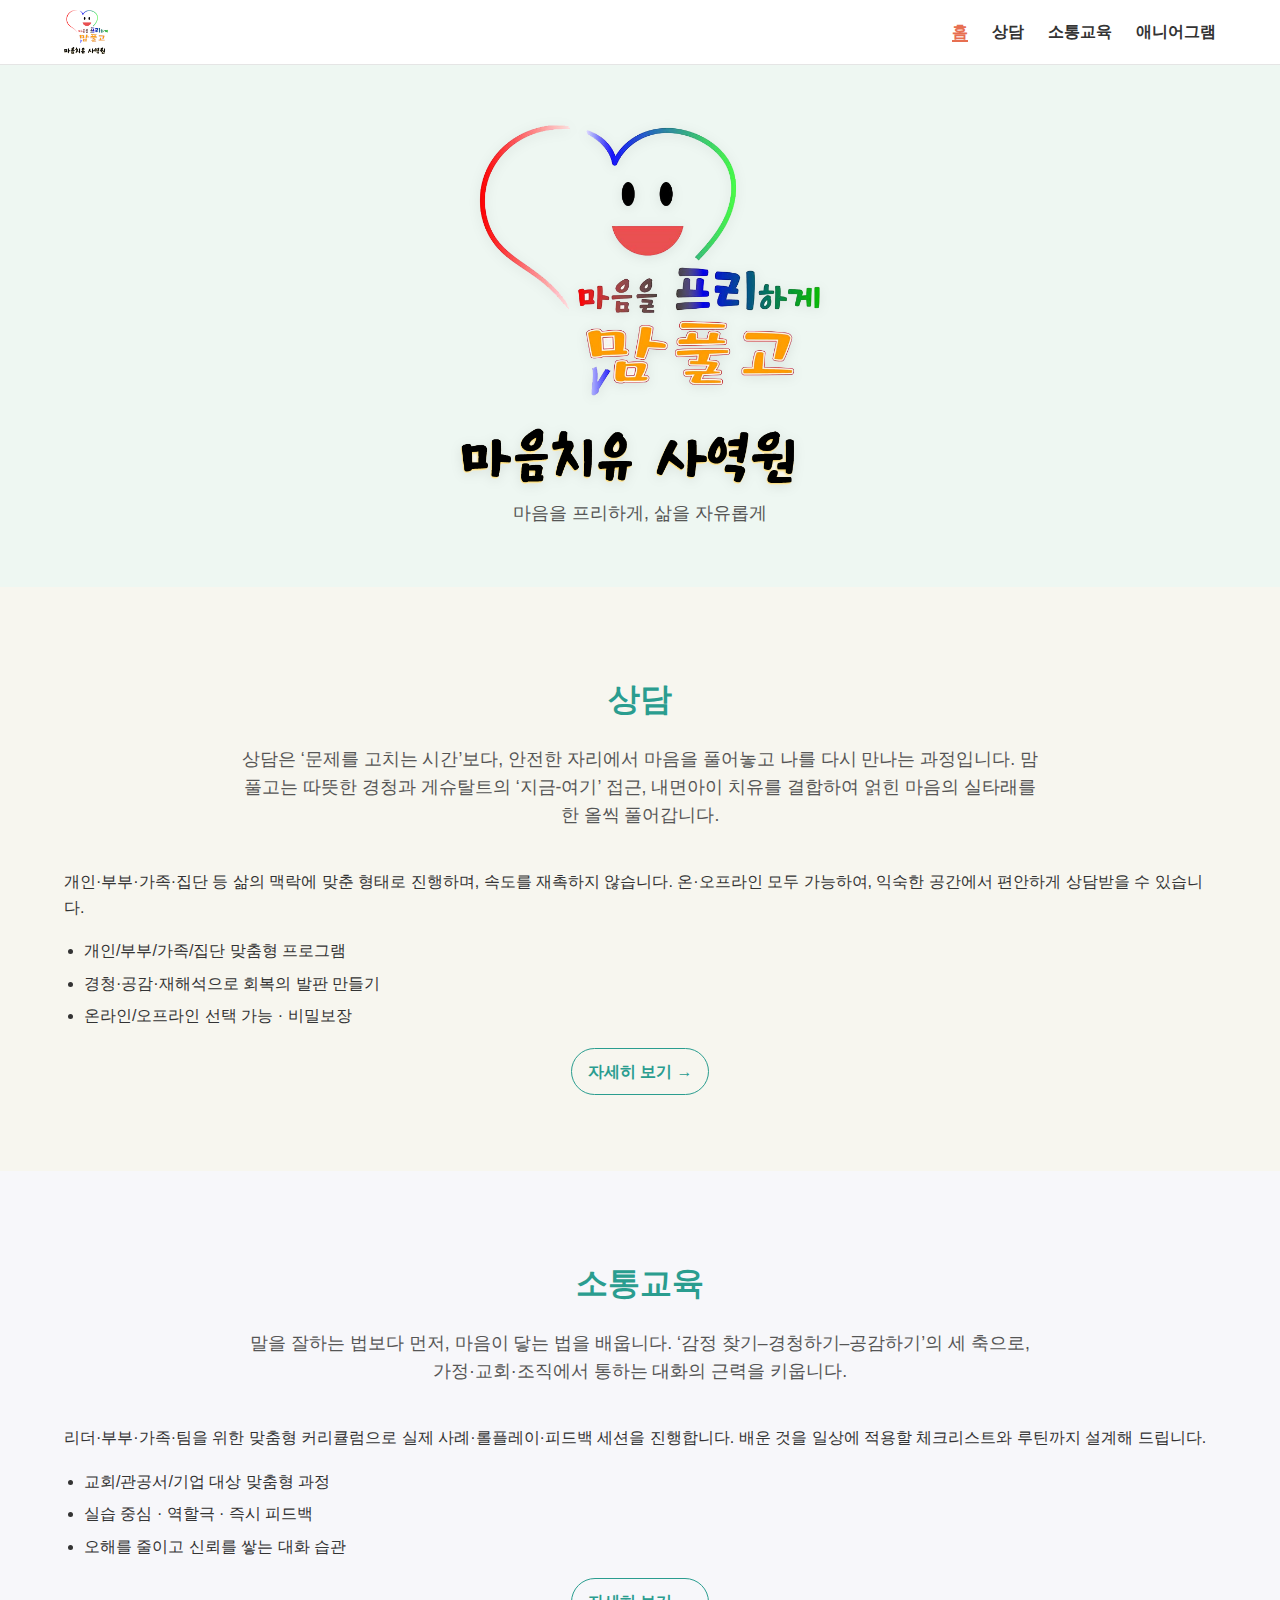
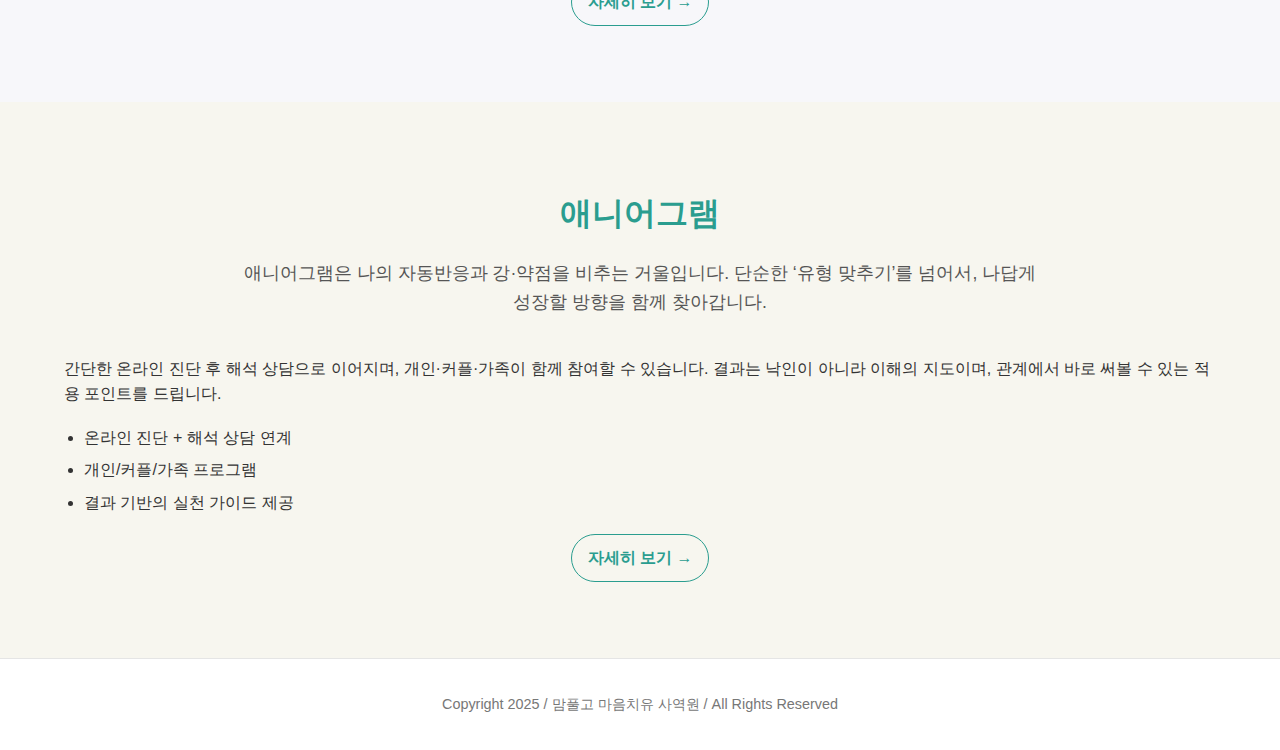
<file: index.html>
<!DOCTYPE html>

<html lang="ko">
<head>
  <meta name="google-site-verification" content="qI3fa9k4k5_b68TCgN2kGyEBRTagclfhA1P82LSTVBc" />
<meta charset="utf-8"/>
<title>맘풀고 마음치유 사역원</title>
<meta content="width=device-width, initial-scale=1.0" name="viewport"/>
<link href="style.css" rel="stylesheet"/>
</head>
<body>
<!-- 헤더와 내비게이션 바 -->
<header>
<div class="container header-inner">
<!-- 사이트 로고 -->
    <!-- 로고를 클릭하면 홈페이지로 이동하도록 hash 없이 수정 -->
    <a class="logo" href="index.html"><img alt="맘풀고 로고" class="logo-img" src="로고4.png"/></a>
<!-- 내비게이션 목록: 사이트의 주요 섹션으로 이동할 수 있는 링크 -->
    <nav>
      <!-- 네비게이션 메뉴를 통일된 순서로 재구성하고 현재 페이지에 active 클래스를 부여합니다 -->
      <ul>
        <li><a href="index.html" class="active">홈</a></li>
        <li><a href="counseling.html">상담</a></li>
        <li><a href="communication.html">소통교육</a></li>
        <li><a href="personality.html">애니어그램</a></li>
      </ul>
    </nav>
</div>
</header>
<!-- 홈페이지 인트로 섹션 -->
<section class="hero" id="home">
  <div class="container">
    <img src="로고4.png" alt="맘풀고 마음치유 사역원 로고" class="hero-logo"/>
    <h1 class="hero-title sr-only">맘풀고 마음치유 사역원</h1>
    <p class="hero-sub">마음을 프리하게, 삶을 자유롭게</p>
  </div>
</section>
<!-- 상담 섹션: 간결한 소개와 링크만 제공합니다 -->
<section class="section" id="counseling">
<div class="container">
    <h2>상담</h2>
    <p class="lead">상담은 ‘문제를 고치는 시간’보다, 안전한 자리에서 마음을 풀어놓고 나를 다시 만나는 과정입니다. 맘풀고는 따뜻한 경청과 게슈탈트의 ‘지금-여기’ 접근, 내면아이 치유를 결합하여 얽힌 마음의 실타래를 한 올씩 풀어갑니다.</p>
    <p>개인·부부·가족·집단 등 삶의 맥락에 맞춘 형태로 진행하며, 속도를 재촉하지 않습니다. 온·오프라인 모두 가능하여, 익숙한 공간에서 편안하게 상담받을 수 있습니다.</p>
    <ul class="list">
      <li>개인/부부/가족/집단 맞춤형 프로그램</li>
      <li>경청·공감·재해석으로 회복의 발판 만들기</li>
      <li>온라인/오프라인 선택 가능 · 비밀보장</li>
    </ul>
    <p style="text-align:center;margin-top:18px;">
      <a class="more-link" href="counseling.html" style="display:inline-block;padding:10px 16px;border-radius:999px;border:1px solid #2a9d8f;text-decoration:none;color:#2a9d8f;font-weight:700">자세히 보기 →</a>
    </p>
  </div>
</section>
<!-- 소통교육 섹션: 간결한 소개와 링크만 제공합니다 -->
<section class="section alt" id="communication">
<div class="container">
    <h2>소통교육</h2>
    <p class="lead">말을 잘하는 법보다 먼저, 마음이 닿는 법을 배웁니다. ‘감정 찾기–경청하기–공감하기’의 세 축으로, 가정·교회·조직에서 통하는 대화의 근력을 키웁니다.</p>
    <p>리더·부부·가족·팀을 위한 맞춤형 커리큘럼으로 실제 사례·롤플레이·피드백 세션을 진행합니다. 배운 것을 일상에 적용할 체크리스트와 루틴까지 설계해 드립니다.</p>
    <ul class="list">
      <li>교회/관공서/기업 대상 맞춤형 과정</li>
      <li>실습 중심 · 역할극 · 즉시 피드백</li>
      <li>오해를 줄이고 신뢰를 쌓는 대화 습관</li>
    </ul>
    <p style="text-align:center;margin-top:18px;">
      <a class="more-link" href="communication.html" style="display:inline-block;padding:10px 16px;border-radius:999px;border:1px solid #2a9d8f;text-decoration:none;color:#2a9d8f;font-weight:700">자세히 보기 →</a>
    </p>
  </div>
</section>
<!-- 애니어그램 섹션: 간결한 소개와 링크만 제공합니다 -->
<section class="section" id="personality">
<div class="container">
    <h2>애니어그램</h2>
    <p class="lead">애니어그램은 나의 자동반응과 강·약점을 비추는 거울입니다. 단순한 ‘유형 맞추기’를 넘어서, 나답게 성장할 방향을 함께 찾아갑니다.</p>
    <p>간단한 온라인 진단 후 해석 상담으로 이어지며, 개인·커플·가족이 함께 참여할 수 있습니다. 결과는 낙인이 아니라 이해의 지도이며, 관계에서 바로 써볼 수 있는 적용 포인트를 드립니다.</p>
    <ul class="list">
      <li>온라인 진단 + 해석 상담 연계</li>
      <li>개인/커플/가족 프로그램</li>
      <li>결과 기반의 실천 가이드 제공</li>
    </ul>
    <p style="text-align:center;margin-top:18px;">
      <a class="more-link" href="personality.html" style="display:inline-block;padding:10px 16px;border-radius:999px;border:1px solid #2a9d8f;text-decoration:none;color:#2a9d8f;font-weight:700">자세히 보기 →</a>
    </p>
  </div>
</section>
<!-- 사이트 푸터 -->
<footer>
<div class="container">
<p>Copyright 2025 / 맘풀고 마음치유 사역원 / All Rights Reserved</p>
</div>
</footer>
<!-- 채널톡 채널 문의 버튼: 1:1 채팅으로 바로 연결하도록 경로를 조정합니다 -->

<!-- ChannelTalk Script -->
<script>
  (function() {
    var w = window;
    if (w.ChannelIO) {
      return (window.console.error || window.console.log || function() {})('ChannelIO script included twice.');
    }
    var ch = function() {
      ch.c(arguments);
    };
    ch.q = [];
    ch.c = function(args) {
      ch.q.push(args);
    };
    w.ChannelIO = ch;
    function l() {
      if (w.ChannelIOInitialized) {
        return;
      }
      w.ChannelIOInitialized = true;
      var s = document.createElement('script');
      s.type = 'text/javascript';
      s.async = true;
      s.src = 'https://cdn.channel.io/plugin/ch-plugin-web.js';
      var x = document.getElementsByTagName('script')[0];
      if (x.parentNode) {
        x.parentNode.insertBefore(s, x);
      }
    }
    if (document.readyState === 'complete') {
      l();
    } else if (window.attachEvent) {
      window.attachEvent('onload', l);
    } else {
      window.addEventListener('DOMContentLoaded', l, false);
      window.addEventListener('load', l, false);
    }
  })();
  ChannelIO('boot', {
    "pluginKey": "55c290a4-176e-4118-a235-25915f9884e4"
  });
</script>

</body>
</html>
</file>
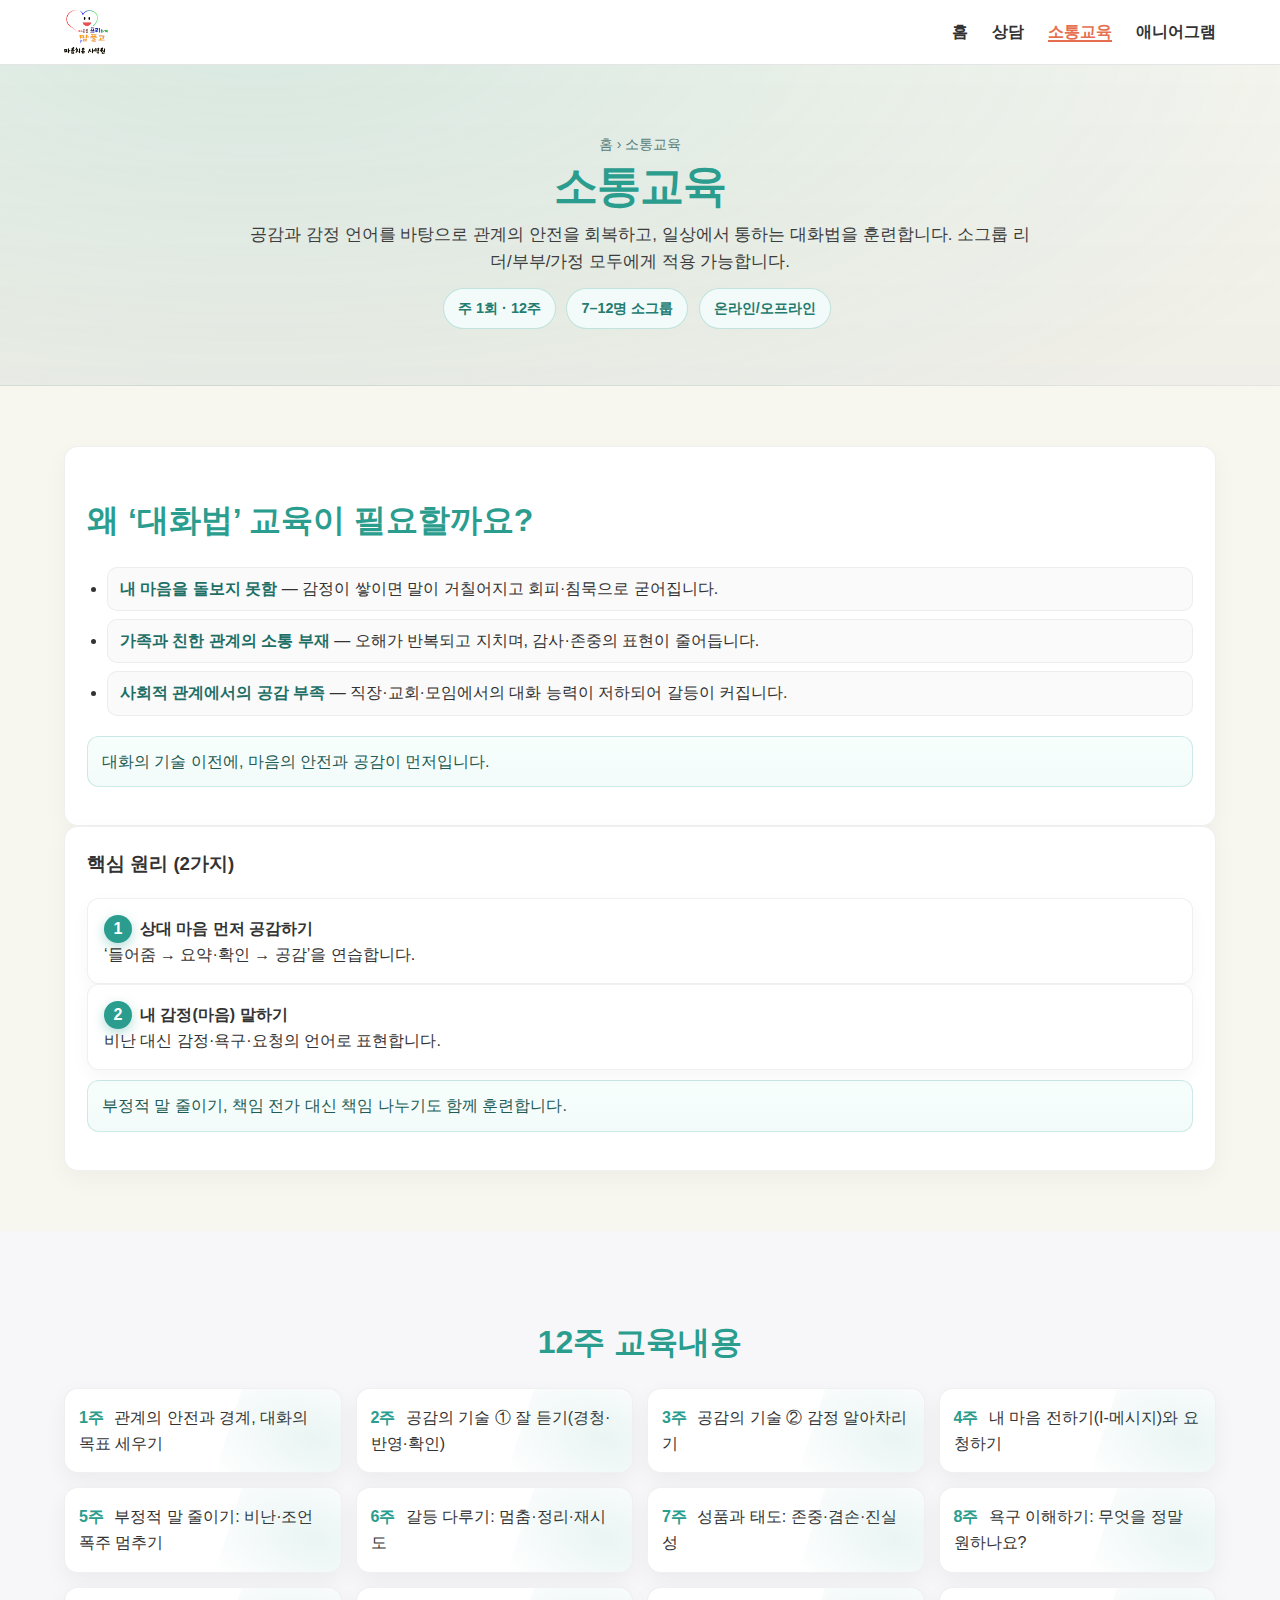
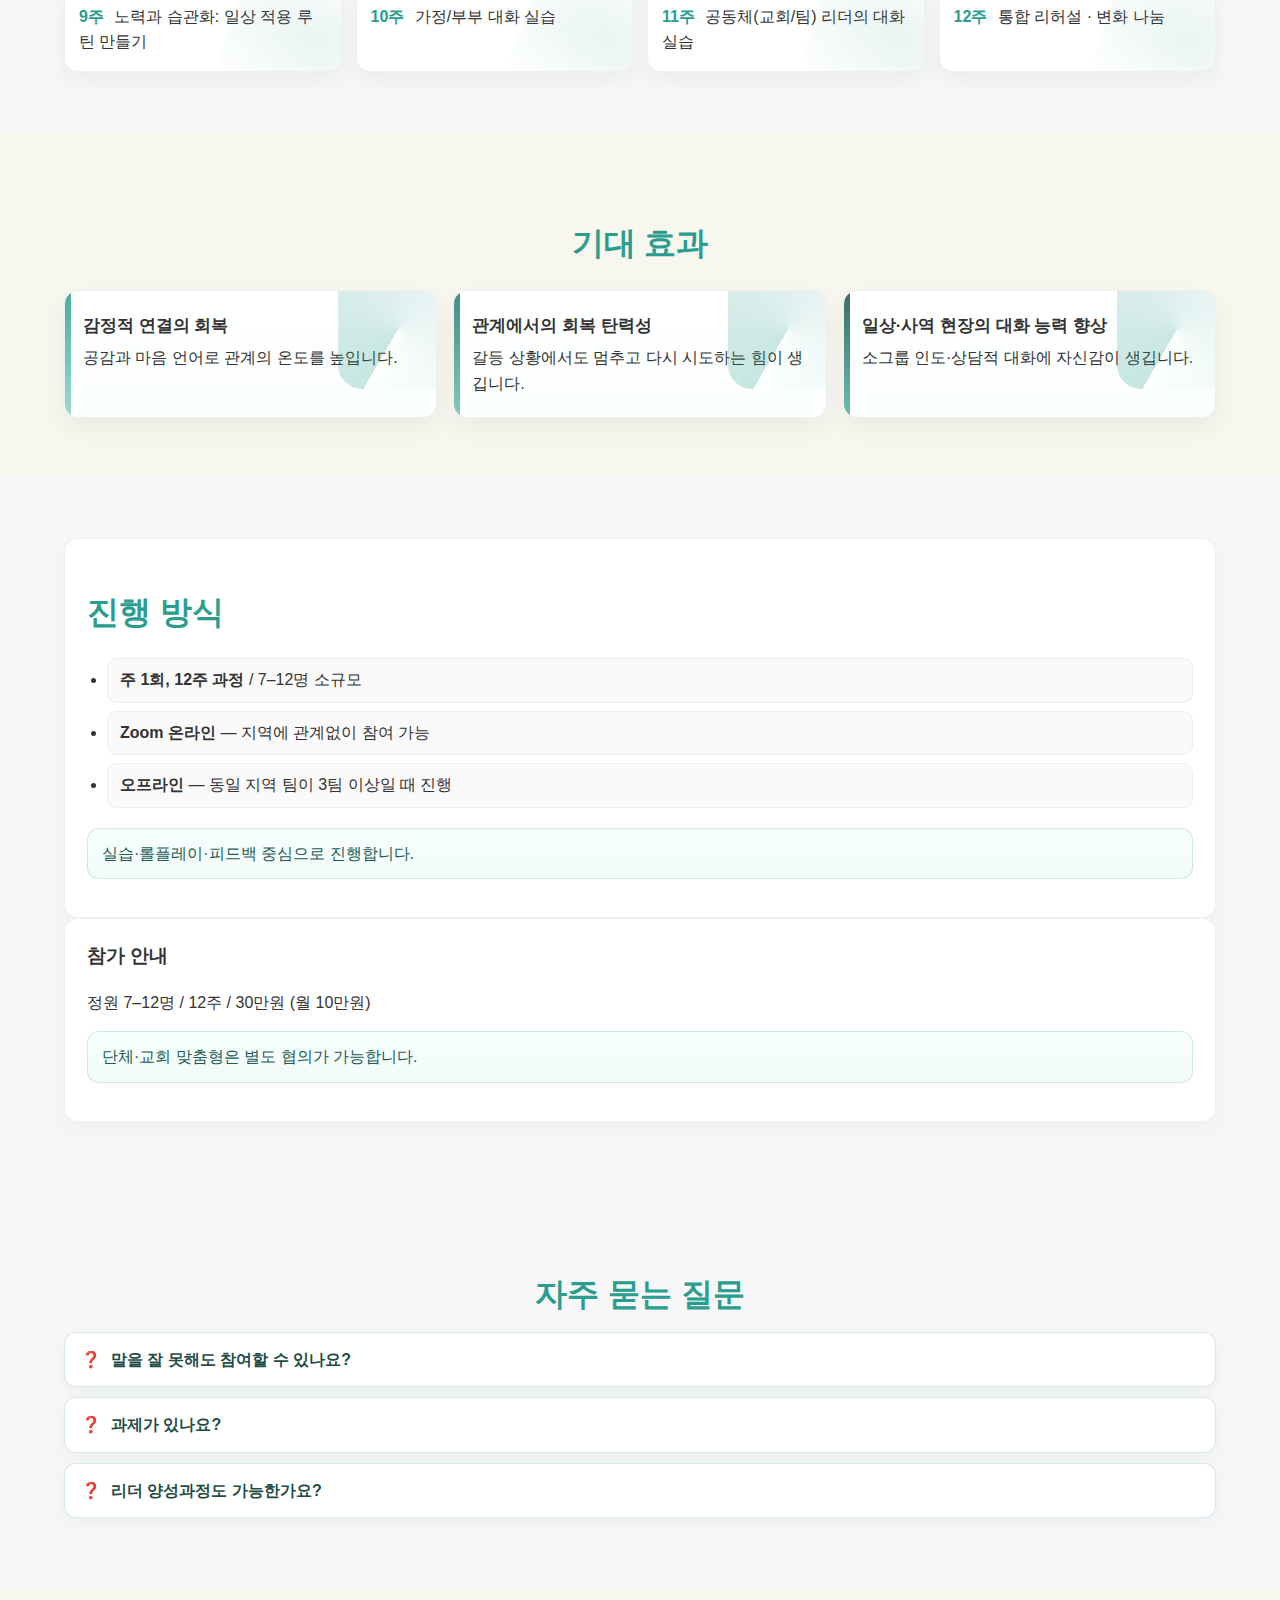
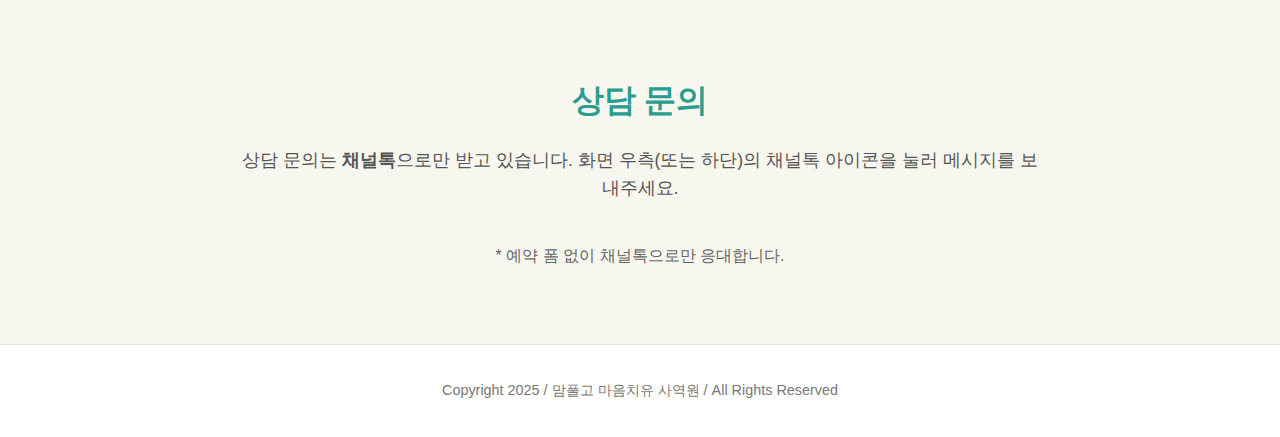
<file: communication.html>
<!DOCTYPE html>

<html lang="ko">
<head>
<meta charset="utf-8"/>
<title>소통교육 – 맘풀고 마음치유 사역원</title>
<meta content="width=device-width, initial-scale=1.0" name="viewport"/>
<link href="style.css" rel="stylesheet"/>
</head>
<body>
<header>
<div class="container header-inner">
<a class="logo" href="index.html"><img alt="맘풀고 로고" class="logo-img" src="로고4.png"/></a>
<nav>
<ul>
<li><a href="index.html">홈</a></li>
<li><a href="counseling.html">상담</a></li>
<li><a class="active" href="communication.html">소통교육</a></li>
<li><a href="personality.html">애니어그램</a></li>
</ul>
</nav>
</div>
</header>
<section class="sub-hero">
<div class="container">
<div class="breadcrumbs"><a href="index.html">홈</a> › 소통교육</div>
<h1>소통교육</h1>
<p>공감과 감정 언어를 바탕으로 관계의 안전을 회복하고, 일상에서 통하는 대화법을 훈련합니다. 소그룹 리더/부부/가정 모두에게 적용 가능합니다.</p>
<div style="margin-top:12px;">
<span class="pill">주 1회 · 12주</span>
<span class="pill">7–12명 소그룹</span>
<span class="pill">온라인/오프라인</span>
</div>
</div>
</section>
<section class="section">
<div class="container grid-2">
<div class="feature">
<h2 style="text-align:left">왜 ‘대화법’ 교육이 필요할까요?</h2>
<ul class="list">
<li><span class="highlight">내 마음을 돌보지 못함</span> — 감정이 쌓이면 말이 거칠어지고 회피·침묵으로 굳어집니다.</li>
<li><span class="highlight">가족과 친한 관계의 소통 부재</span> — 오해가 반복되고 지치며, 감사·존중의 표현이 줄어듭니다.</li>
<li><span class="highlight">사회적 관계에서의 공감 부족</span> — 직장·교회·모임에서의 대화 능력이 저하되어 갈등이 커집니다.</li>
</ul>
<p class="note">대화의 기술 이전에, 마음의 안전과 공감이 먼저입니다.</p>
</div>
<div class="feature">
<h3 style="margin-top:0">핵심 원리 (2가지)</h3>
<div class="grid-3">
<div class="step"><span class="num">1</span><strong>상대 마음 먼저 공감하기</strong><br/>‘들어줌 → 요약·확인 → 공감’을 연습합니다.</div>
<div class="step"><span class="num">2</span><strong>내 감정(마음) 말하기</strong><br/>비난 대신 감정·욕구·요청의 언어로 표현합니다.</div>
</div>
<p class="note" style="margin-top:10px">부정적 말 줄이기, 책임 전가 대신 책임 나누기도 함께 훈련합니다.</p>
</div>
</div>
</section>
<section class="section alt">
<div class="container">
<h2>12주 교육내용</h2>
<div class="weeks-grid" style="margin-top:20px">
<div class="week"><strong>1주</strong> 관계의 안전과 경계, 대화의 목표 세우기</div>
<div class="week"><strong>2주</strong> 공감의 기술 ① 잘 듣기(경청·반영·확인)</div>
<div class="week"><strong>3주</strong> 공감의 기술 ② 감정 알아차리기</div>
<div class="week"><strong>4주</strong> 내 마음 전하기(I-메시지)와 요청하기</div>
<div class="week"><strong>5주</strong> 부정적 말 줄이기: 비난·조언 폭주 멈추기</div>
<div class="week"><strong>6주</strong> 갈등 다루기: 멈춤·정리·재시도</div>
<div class="week"><strong>7주</strong> 성품과 태도: 존중·겸손·진실성</div>
<div class="week"><strong>8주</strong> 욕구 이해하기: 무엇을 정말 원하나요?</div>
<div class="week"><strong>9주</strong> 노력과 습관화: 일상 적용 루틴 만들기</div>
<div class="week"><strong>10주</strong> 가정/부부 대화 실습</div>
<div class="week"><strong>11주</strong> 공동체(교회/팀) 리더의 대화 실습</div>
<div class="week"><strong>12주</strong> 통합 리허설 · 변화 나눔</div>
</div>
</div>
</section>
<section class="section">
<div class="container">
<h2>기대 효과</h2>
<div class="progress-cards">
<div class="feature"><strong>감정적 연결의 회복</strong><br/>공감과 마음 언어로 관계의 온도를 높입니다.</div>
<div class="feature"><strong>관계에서의 회복 탄력성</strong><br/>갈등 상황에서도 멈추고 다시 시도하는 힘이 생깁니다.</div>
<div class="feature"><strong>일상·사역 현장의 대화 능력 향상</strong><br/>소그룹 인도·상담적 대화에 자신감이 생깁니다.</div>
</div>
</div>
</section>
<section class="section alt">
<div class="container grid-2">
<div class="feature">
<h2 style="text-align:left">진행 방식</h2>
<ul class="list">
<li><strong>주 1회, 12주 과정</strong> / 7–12명 소규모</li>
<li><strong>Zoom 온라인</strong> — 지역에 관계없이 참여 가능</li>
<li><strong>오프라인</strong> — 동일 지역 팀이 3팀 이상일 때 진행</li>
</ul>
<p class="note">실습·롤플레이·피드백 중심으로 진행합니다.</p>
</div>
<div class="feature">
<h3 style="margin-top:0">참가 안내</h3>
<p class="highlight">정원 7–12명 / 12주 / 30만원 (월 10만원)</p>
<p class="note">단체·교회 맞춤형은 별도 협의가 가능합니다.</p>
</div>
</div>
</section>
<section class="section alt faq-section">
<div class="container faq">
<h2>자주 묻는 질문</h2>
<details>
<summary>말을 잘 못해도 참여할 수 있나요?</summary>
<p>물론입니다. ‘잘 말하는 법’보다 ‘마음으로 만나는 법’을 우선합니다. 천천히 함께 연습합니다.</p>
</details>
<details>
<summary>과제가 있나요?</summary>
<p>간단한 일상 적용 과제와 체크리스트가 있습니다. 다음 주에 함께 나누며 피드백을 드립니다.</p>
</details>
<details>
<summary>리더 양성과정도 가능한가요?</summary>
<p>가능합니다. 리더용 모듈(관찰/피드백/진행법)을 추가해 드립니다.</p>
</details>
</div>
</section>

<section class="section">
<div class="container" style="text-align:center">
<h2>상담 문의</h2>
<p class="lead">상담 문의는 <strong>채널톡</strong>으로만 받고 있습니다. 화면 우측(또는 하단)의 채널톡 아이콘을 눌러 메시지를 보내주세요.</p>
<p style="margin-top:10px;color:#666">* 예약 폼 없이 채널톡으로만 응대합니다.</p>
</div>
</section>

<footer>
<div class="container">
<p>Copyright 2025 / 맘풀고 마음치유 사역원 / All Rights Reserved</p>
</div>
</footer>
<script>
  (function() {
    var w = window;
    if (w.ChannelIO) {
      return (window.console.error || window.console.log || function() {})('ChannelIO script included twice.');
    }
    var ch = function() {
      ch.c(arguments);
    };
    ch.q = [];
    ch.c = function(args) {
      ch.q.push(args);
    };
    w.ChannelIO = ch;
    function l() {
      if (w.ChannelIOInitialized) {
        return;
      }
      w.ChannelIOInitialized = true;
      var s = document.createElement('script');
      s.type = 'text/javascript';
      s.async = true;
      s.src = 'https://cdn.channel.io/plugin/ch-plugin-web.js';
      var x = document.getElementsByTagName('script')[0];
      if (x.parentNode) {
        x.parentNode.insertBefore(s, x);
      }
    }
    if (document.readyState === 'complete') {
      l();
    } else if (window.attachEvent) {
      window.attachEvent('onload', l);
    } else {
      window.addEventListener('DOMContentLoaded', l, false);
      window.addEventListener('load', l, false);
    }
  })();
  ChannelIO('boot', {
    "pluginKey": "55c290a4-176e-4118-a235-25915f9884e4"
  });
</script>
<style>
    .kakao-btn {
      display: inline-block;
      background-color: #fee500;
      color: #3c1e1e;
      padding: 12px 24px;
      border-radius: 30px;
      font-weight: bold;
      text-decoration: none;
      transition: background-color 0.2s ease;
    }
    .kakao-btn:hover {
      background-color: #fad400;
    }
    .booking-form {
      max-width: 500px;
      margin: 0 auto;
      display: flex;
      flex-direction: column;
      gap: 15px;
    }
    .booking-form label {
      font-weight: bold;
    }
    .booking-form input,
    .booking-form textarea {
      padding: 8px;
      border: 1px solid #ccc;
      border-radius: 4px;
      font-size: 1rem;
    }
    .booking-form button {
      padding: 12px;
      background-color: #2a9d8f;
      color: #fff;
      border: none;
      border-radius: 4px;
      cursor: pointer;
      font-size: 1rem;
      transition: background-color 0.2s ease;
    }
    .booking-form button:hover {
      background-color: #21867a;
    }
  </style>
<!-- Premium UI Enhancements (auto-generated) -->
<style>

/* ===== Premium Touch: only inner blocks, not the final 상담 문의 section ===== */

/* Sub-hero upgrades */
.sub-hero {
  background: radial-gradient(1200px 500px at 20% -10%, rgba(42,157,143,0.15), transparent),
              linear-gradient(180deg, rgba(0,0,0,0) 0%, rgba(0,0,0,0.03) 100%);
  border-bottom: 1px solid rgba(0,0,0,0.06);
}
.sub-hero h1 { letter-spacing: -0.02em; }
.sub-hero p { font-size: 1.05rem; color: #3c3c3c; }
.pill {
  display: inline-block;
  padding: 8px 14px;
  border-radius: 999px;
  background: #f2fbf9;
  border: 1px solid rgba(42,157,143,0.25);
  color: #247c71;
  font-weight: 600;
  font-size: 0.9rem;
  margin-right: 6px;
}

/* Grid spacing */
.container.grid-2, .grid-3 { gap: 18px; }

/* Feature cards */
.feature {
  background: #fff;
  border: 1px solid rgba(0,0,0,0.06);
  border-radius: 14px;
  padding: 22px;
  box-shadow: 0 8px 24px rgba(0,0,0,0.04);
}

/* Numbered steps */
.step {
  background: #ffffff;
  border: 1px solid rgba(0,0,0,0.06);
  border-radius: 12px;
  padding: 16px;
  line-height: 1.5;
  box-shadow: 0 6px 18px rgba(0,0,0,0.04);
  position: relative;
}
.step .num {
  display: inline-flex;
  align-items: center;
  justify-content: center;
  width: 28px; height: 28px;
  border-radius: 50%;
  background: #2a9d8f;
  color: #fff;
  font-weight: 700;
  margin-right: 8px;
  box-shadow: 0 4px 12px rgba(42,157,143,0.35);
}

/* Bullet list */
.list li {
  background: #fafafa;
  border: 1px solid rgba(0,0,0,0.05);
  padding: 10px 12px;
  border-radius: 10px;
  margin-bottom: 8px;
}
.list .highlight {
  color: #1d6f66;
  font-weight: 700;
}

/* Note callouts */
.note {
  background: linear-gradient(180deg, #f7fffd, #f3fbfa);
  border: 1px solid rgba(42,157,143,0.2);
  padding: 12px 14px;
  border-radius: 12px;
  color: #225b54;
}

/* Weeks grid chips */
.week {
  background: #ffffff;
  border: 1px solid rgba(0,0,0,0.06);
  border-radius: 12px;
  padding: 14px 16px;
  box-shadow: 0 6px 18px rgba(0,0,0,0.04);
  transition: transform 0.15s ease, box-shadow 0.2s ease;
}
.week strong {
  color: #2a9d8f;
  margin-right: 6px;
}
.week:hover {
  transform: translateY(-2px);
  box-shadow: 0 10px 24px rgba(0,0,0,0.06);
}

/* FAQ section (uses .faq container) */
.faq h2 {
  margin-bottom: 12px;
}
.faq details {
  background: #ffffff;
  border: 1px solid rgba(0,0,0,0.08);
  border-radius: 12px;
  margin-bottom: 10px;
  overflow: hidden;
  box-shadow: 0 6px 18px rgba(0,0,0,0.04);
}
.faq details[open] {
  border-color: rgba(42,157,143,0.35);
}
.faq summary {
  list-style: none;
  cursor: pointer;
  padding: 14px 16px;
  font-weight: 700;
  display: flex;
  align-items: center;
  gap: 10px;
  position: relative;
}
.faq summary::-webkit-details-marker { display: none; }
.faq summary::before {
  content: "❓";
  font-size: 1rem;
}
.faq details p {
  padding: 0 16px 16px;
  color: #444;
}

/* Do not style the final 상담 문의 block explicitly (no generic .section overrides) */

</style>

<!-- User-requested grid & progression styles -->
<style>

/* ===== User-requested Enhancements: 4x3 weeks grid & progressive effect cards ===== */

/* 12주: 4 columns x 3 rows on large screens, responsive down to 2/1 cols */
.weeks-grid {
  display: grid !important;
  grid-template-columns: repeat(4, minmax(0, 1fr));
  gap: 14px;
  margin-top: 20px;
}
@media (max-width: 1024px) {
  .weeks-grid { grid-template-columns: repeat(3, minmax(0, 1fr)); }
}
@media (max-width: 768px) {
  .weeks-grid { grid-template-columns: repeat(2, minmax(0, 1fr)); }
}
@media (max-width: 520px) {
  .weeks-grid { grid-template-columns: 1fr; }
}
.weeks-grid .week {
  background: #fff;
  border: 1px solid rgba(0,0,0,0.06);
  border-radius: 14px;
  padding: 16px 14px;
  box-shadow: 0 8px 22px rgba(0,0,0,0.05);
  position: relative;
  overflow: hidden;
  transition: transform .15s ease, box-shadow .2s ease;
}
.weeks-grid .week::after {
  /* soft diagonal accent for premium feel */
  content: "";
  position: absolute;
  top: -20%; right: -20%;
  width: 60%; height: 160%;
  background: radial-gradient(80% 60% at 50% 50%, rgba(42,157,143,0.10), rgba(42,157,143,0));
  transform: rotate(18deg);
}
.weeks-grid .week:hover {
  transform: translateY(-2px);
  box-shadow: 0 12px 28px rgba(0,0,0,0.07);
}
.weeks-grid .week strong {
  color: #2a9d8f;
  font-weight: 800;
  margin-right: 6px;
}

/* 기대 효과: progressive cards with subtle step shapes */
.progress-cards {
  display: grid;
  grid-template-columns: repeat(3, minmax(0, 1fr));
  gap: 16px;
  margin-top: 20px;
}
@media (max-width: 880px) {
  .progress-cards { grid-template-columns: repeat(2, minmax(0,1fr)); }
}
@media (max-width: 560px) {
  .progress-cards { grid-template-columns: 1fr; }
}
.progress-cards .feature {
  position: relative;
  padding: 22px 18px 20px 18px;
  border-radius: 14px;
  border: 1px solid rgba(0,0,0,0.06);
  background: linear-gradient(180deg, #ffffff 0%, #fbfffe 100%);
  box-shadow: 0 10px 26px rgba(0,0,0,0.05);
  overflow: hidden;
}

/* Left accent bar progresses by index using nth-child */
.progress-cards .feature::before {
  content: "";
  position: absolute;
  left: 0; top: 0; bottom: 0;
  width: 6px;
  background: linear-gradient(180deg, #2a9d8f, #8bd5c7);
  opacity: .85;
}
.progress-cards .feature:nth-child(2)::before {
  background: linear-gradient(180deg, #1f776d, #69c4b3);
}
.progress-cards .feature:nth-child(3)::before {
  background: linear-gradient(180deg, #15524b, #4fb4a4);
}

/* Top right geometric progression badge */
.progress-cards .feature::after {
  content: "";
  position: absolute;
  top: -22px; right: -22px;
  width: 120px; height: 120px;
  border-radius: 24px;
  background: conic-gradient(from 210deg, rgba(42,157,143,.25), rgba(42,157,143,0));
  filter: blur(0.2px);
}

/* Headings inside effect cards */
.progress-cards .feature strong {
  display: inline-block;
  margin-bottom: 6px;
  font-size: 1.05rem;
}

</style>

<!-- FAQ distinct color styles -->
<style>

/* Distinct color for FAQ (different from 상담 문의) */
.faq-section { background: #f6faf9; }
.faq-section .faq details { border-color: rgba(42,157,143,0.20); }
.faq-section .faq summary { color: #1f4c47; }

</style>
</body>
</html>
</file>
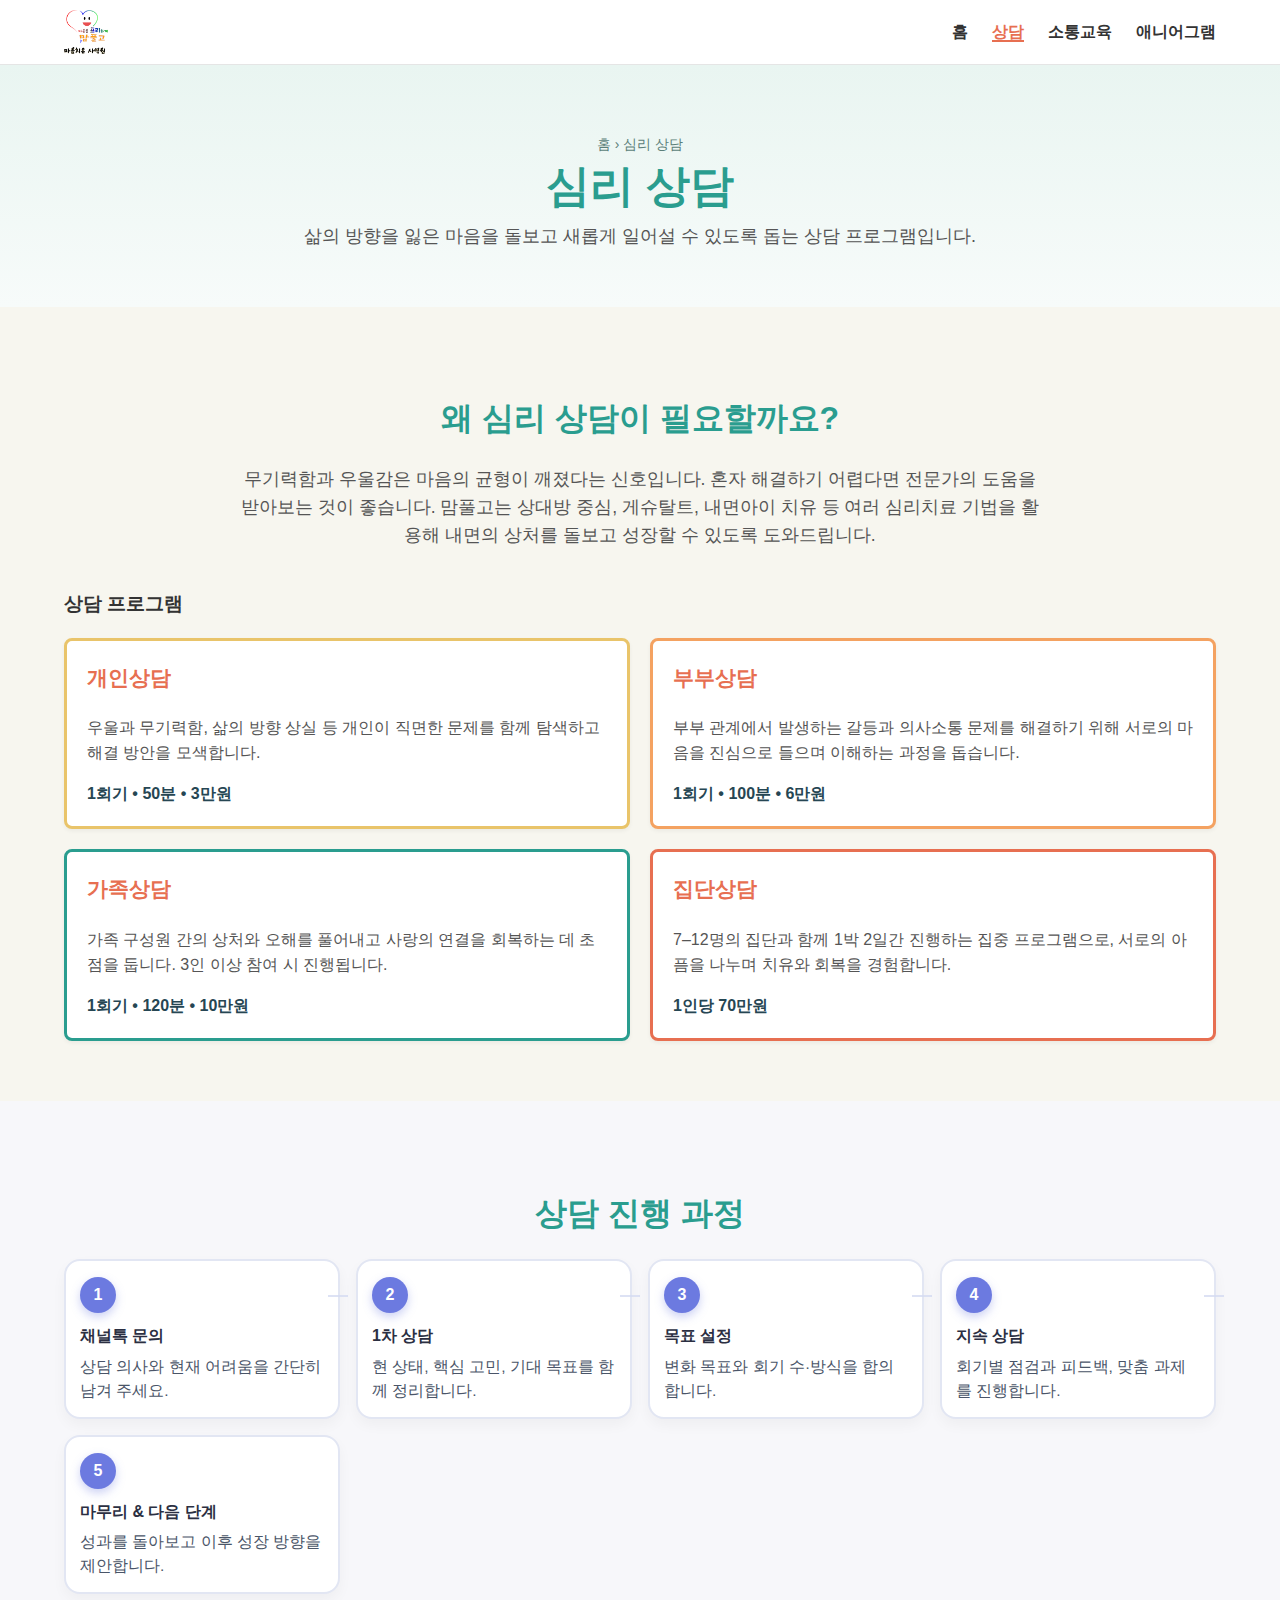
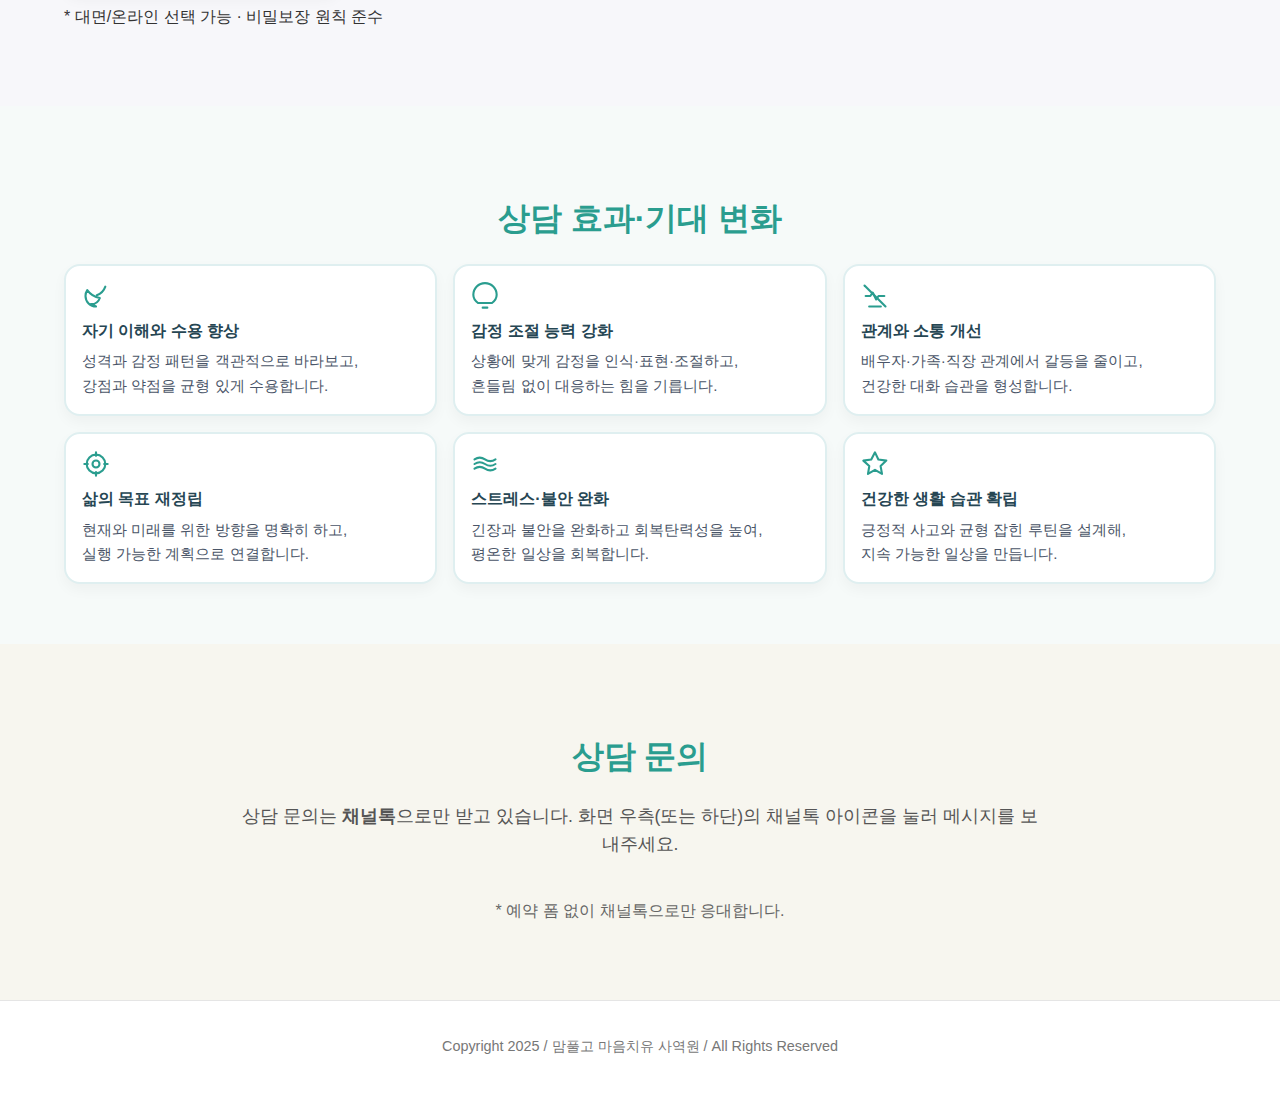
<file: counseling.html>
<!DOCTYPE html>

<html lang="ko">
<head>
<meta charset="utf-8"/>
<title>심리 상담 – 맘풀고 마음치유 사역원</title>
<meta content="width=device-width, initial-scale=1.0" name="viewport"/>
<link href="style.css" rel="stylesheet"/>
<style>
/* Benefits (effects) section: subtle cards */
.benefit-section {
  /* keep .section.alt background from site; add slight overlay if needed */
  background: var(--benefit-bg, transparent);
}
.benefits {
  display: grid;
  grid-template-columns: repeat(auto-fit, minmax(240px, 1fr));
  gap: 16px;
  margin-top: 14px;
}
.benefit-card {
  background: #ffffff;
  border: 2px solid #dfeff0; /* soft teal-gray */
  border-radius: 16px;
  padding: 16px;
  box-shadow: 0 6px 14px rgba(0, 0, 0, .04);
  transition: transform .15s ease, box-shadow .2s ease, border-color .2s ease;
}
.benefit-card:hover {
  transform: translateY(-2px);
  box-shadow: 0 10px 18px rgba(0,0,0,.06);
  border-color: #cfe5e7;
}
.b-icon {
  font-size: 26px;
  line-height: 1;
  margin-bottom: 8px;
}
.b-title {
  font-weight: 800;
  color: #264653; /* deep teal from site's palette */
  margin-bottom: 6px;
}
.b-desc {
  color: #4a5568;
  font-size: .96rem;
  line-height: 1.6;
}

/* If you want a very light tint behind cards without breaking existing .alt */
.section.alt.benefit-section { background: #f6faf9; }
</style><style id="gpt-process-benefit-styles">
/* Process section: toned down using alt background */
.process-section { background: #f7f9fc; }
.process {
  display: grid; grid-template-columns: repeat(auto-fit, minmax(220px,1fr));
  gap: 16px; margin-top: 14px; position: relative;
}
.p-step { background:#fff; border:2px solid #e2e6f3; border-radius:16px; padding:16px 14px 14px; box-shadow:0 6px 14px rgba(0,0,0,.04); position:relative; }
.p-step::after { content:""; position:absolute; right:-10px; top:34px; width:20px; height:2px; background:#d4dbf1; opacity:.8; }
.p-step:last-child::after { display:none; }
.p-badge { width:36px; height:36px; line-height:36px; border-radius:50%; background:#6c7ae0; color:#fff; font-weight:800; text-align:center; box-shadow:0 4px 10px rgba(108,122,224,.35); margin-bottom:10px; }
.p-title { font-weight:800; color:#2b2f42; margin-bottom:6px; }
.p-desc { color:#4a5568; font-size:.97rem; line-height:1.55; }
@media (max-width: 860px) { .p-step::after { display:none; } }

/* Benefits cards */
.section.benefit-section { background:#f6faf9; }
.benefits { display:grid; grid-template-columns: repeat(auto-fit, minmax(240px,1fr)); gap:16px; margin-top:14px; }
.benefit-card { background:#fff; border:2px solid #dfeff0; border-radius:16px; padding:16px; box-shadow:0 6px 14px rgba(0,0,0,.04); transition: transform .15s ease, box-shadow .2s ease, border-color .2s ease; }
.benefit-card:hover { transform: translateY(-2px); box-shadow: 0 10px 18px rgba(0,0,0,.06); border-color:#cfe5e7; }
.b-icon { font-size:26px; line-height:1; margin-bottom:8px; }
.b-title { font-weight:800; color:#264653; margin-bottom:6px; }
.b-desc { color:#4a5568; font-size:.96rem; line-height:1.6; }
</style><style id="gpt-benefits-grid-icons">
/* Benefits: 3x2 grid and line icons */
.section.benefit-section { background:#f6faf9; }
.benefits { display:grid; gap:16px; margin-top:14px; grid-template-columns: repeat(3, 1fr); }
@media (max-width: 1080px) { .benefits { grid-template-columns: repeat(2, 1fr); } }
@media (max-width: 640px) { .benefits { grid-template-columns: 1fr; } }
.benefit-card { background:#fff; border:2px solid #dfeff0; border-radius:16px; padding:16px; box-shadow:0 6px 14px rgba(0,0,0,.04); transition:transform .15s ease, box-shadow .2s ease, border-color .2s ease; }
.benefit-card:hover { transform: translateY(-2px); box-shadow: 0 10px 18px rgba(0,0,0,.06); border-color:#cfe5e7; }
.b-icon { color:#2a9d8f; margin-bottom:8px; display:inline-flex; align-items:center; justify-content:center; }
.b-title { font-weight:800; color:#264653; margin-bottom:6px; }
.b-desc { color:#4a5568; font-size:.95rem; line-height:1.6; }
</style></head>
<body>
<!-- 공통 헤더: 메인 페이지와 동일한 내비게이션을 유지합니다 -->
<header>
<div class="container header-inner">
<a class="logo" href="index.html"><img alt="맘풀고 로고" class="logo-img" src="로고4.png"/></a>
<nav>
<!-- 홈 → 상담 → 소통교육 → 애니어그램 순으로 통일하고 상담 페이지에 active 표시 -->
<ul>
<li><a href="index.html">홈</a></li>
<li><a class="active" href="counseling.html">상담</a></li>
<li><a href="communication.html">소통교육</a></li>
<li><a href="personality.html">애니어그램</a></li>
</ul>
</nav>
</div>
</header>
<section class="hero sub-hero">
<div class="container">
<div class="breadcrumbs"><a href="index.html">홈</a> › 심리 상담</div>
<h1>심리 상담</h1>
<p>삶의 방향을 잃은 마음을 돌보고 새롭게 일어설 수 있도록 돕는 상담 프로그램입니다.</p>
</div>
</section>
<section class="section">
<div class="container">
<h2>왜 심리 상담이 필요할까요?</h2>
<p class="lead">무기력함과 우울감은 마음의 균형이 깨졌다는 신호입니다. 혼자 해결하기 어렵다면 전문가의 도움을 받아보는 것이 좋습니다. 맘풀고는 상대방 중심, 게슈탈트, 내면아이 치유 등 여러 심리치료 기법을 활용해 내면의 상처를 돌보고 성장할 수 있도록 도와드립니다.</p>
<h3>상담 프로그램</h3>
<div class="cards">
<div class="card card1">
<h3>개인상담</h3>
<p>우울과 무기력함, 삶의 방향 상실 등 개인이 직면한 문제를 함께 탐색하고 해결 방안을 모색합니다.</p>
<div class="info">1회기 • 50분 • 3만원</div>
</div>
<div class="card card2">
<h3>부부상담</h3>
<p>부부 관계에서 발생하는 갈등과 의사소통 문제를 해결하기 위해 서로의 마음을 진심으로 들으며 이해하는 과정을 돕습니다.</p>
<div class="info">1회기 • 100분 • 6만원</div>
</div>
<div class="card card3">
<h3>가족상담</h3>
<p>가족 구성원 간의 상처와 오해를 풀어내고 사랑의 연결을 회복하는 데 초점을 둡니다. 3인 이상 참여 시 진행됩니다.</p>
<div class="info">1회기 • 120분 • 10만원</div>
</div>
<div class="card card4">
<h3>집단상담</h3>
<p>7–12명의 집단과 함께 1박 2일간 진행하는 집중 프로그램으로, 서로의 아픔을 나누며 치유와 회복을 경험합니다.</p>
<div class="info">1인당 70만원</div>
</div>
</div>
</div>
</section>
<!-- 공통 푸터 -->
<section class="section alt process-section">
<div class="container">
<h2>상담 진행 과정</h2>
<div class="process">
<div class="p-step"><div class="p-badge">1</div><div class="p-title">채널톡 문의</div><div class="p-desc">상담 의사와 현재 어려움을 간단히 남겨 주세요.</div></div>
<div class="p-step"><div class="p-badge">2</div><div class="p-title">1차 상담</div><div class="p-desc">현 상태, 핵심 고민, 기대 목표를 함께 정리합니다.</div></div>
<div class="p-step"><div class="p-badge">3</div><div class="p-title">목표 설정</div><div class="p-desc">변화 목표와 회기 수·방식을 합의합니다.</div></div>
<div class="p-step"><div class="p-badge">4</div><div class="p-title">지속 상담</div><div class="p-desc">회기별 점검과 피드백, 맞춤 과제를 진행합니다.</div></div>
<div class="p-step"><div class="p-badge">5</div><div class="p-title">마무리 &amp; 다음 단계</div><div class="p-desc">성과를 돌아보고 이후 성장 방향을 제안합니다.</div></div>
</div>
<p class="note" style="margin-top:10px">* 대면/온라인 선택 가능 · 비밀보장 원칙 준수</p>
</div>
</section>
<section class="section benefit-section">
<div class="container">
<h2>상담 효과·기대 변화</h2>
<div class="benefits">
<div class="benefit-card">
<div aria-hidden="true" class="b-icon">
<svg fill="none" height="28" stroke="currentColor" stroke-linecap="round" stroke-linejoin="round" stroke-width="1.8" viewbox="0 0 24 24" width="28">
<path d="M12 21c-4.97 0-9-4.03-9-9 0-1.84.55-3.55 1.5-4.97 2.5 3.47 6.3 5.97 10.8 6.67-1.1 3.2-4.1 5.3-7.3 5.3z"></path>
<path d="M20 4c-1.17 3.33-4.08 6.2-7.33 7.33"></path>
</svg>
</div>
<div class="b-title">자기 이해와 수용 향상</div>
<div class="b-desc">성격과 감정 패턴을 객관적으로 바라보고,<br/>강점과 약점을 균형 있게 수용합니다.</div>
</div>
<div class="benefit-card">
<div aria-hidden="true" class="b-icon">
<svg fill="none" height="28" stroke="currentColor" stroke-linecap="round" stroke-linejoin="round" stroke-width="1.8" viewbox="0 0 24 24" width="28">
<path d="M9 18h6"></path>
<path d="M10 22h4"></path>
<path d="M2 11a10 10 0 1 1 20 0c0 3.3-1.7 5.3-4 7H6c-2.3-1.7-4-3.7-4-7z"></path>
</svg>
</div>
<div class="b-title">감정 조절 능력 강화</div>
<div class="b-desc">상황에 맞게 감정을 인식·표현·조절하고,<br/>흔들림 없이 대응하는 힘을 기릅니다.</div>
</div>
<div class="benefit-card">
<div aria-hidden="true" class="b-icon">
<svg fill="none" height="28" stroke="currentColor" stroke-linecap="round" stroke-linejoin="round" stroke-width="1.8" viewbox="0 0 24 24" width="28">
<path d="M4 12h4l2-3 3 6 2-3h5"></path>
<path d="M3 3l18 18"></path>
<path d="M7 21h10"></path>
</svg>
</div>
<div class="b-title">관계와 소통 개선</div>
<div class="b-desc">배우자·가족·직장 관계에서 갈등을 줄이고,<br/>건강한 대화 습관을 형성합니다.</div>
</div>
<div class="benefit-card">
<div aria-hidden="true" class="b-icon">
<svg fill="none" height="28" stroke="currentColor" stroke-linecap="round" stroke-linejoin="round" stroke-width="1.8" viewbox="0 0 24 24" width="28">
<circle cx="12" cy="12" r="8"></circle>
<circle cx="12" cy="12" r="3"></circle>
<path d="M12 2v3M12 19v3M2 12h3M19 12h3"></path>
</svg>
</div>
<div class="b-title">삶의 목표 재정립</div>
<div class="b-desc">현재와 미래를 위한 방향을 명확히 하고,<br/>실행 가능한 계획으로 연결합니다.</div>
</div>
<div class="benefit-card">
<div aria-hidden="true" class="b-icon">
<svg fill="none" height="28" stroke="currentColor" stroke-linecap="round" stroke-linejoin="round" stroke-width="1.8" viewbox="0 0 24 24" width="28">
<path d="M3 12c3-2 6-2 9 0s6 2 9 0"></path>
<path d="M3 16c3-2 6-2 9 0s6 2 9 0"></path>
<path d="M3 8c3-2 6-2 9 0s6 2 9 0"></path>
</svg>
</div>
<div class="b-title">스트레스·불안 완화</div>
<div class="b-desc">긴장과 불안을 완화하고 회복탄력성을 높여,<br/>평온한 일상을 회복합니다.</div>
</div>
<div class="benefit-card">
<div aria-hidden="true" class="b-icon">
<svg fill="none" height="28" stroke="currentColor" stroke-linecap="round" stroke-linejoin="round" stroke-width="1.8" viewbox="0 0 24 24" width="28">
<path d="M12 2l2.9 6.2 6.8.9-4.9 4.7 1.2 6.7L12 17l-6 3.5 1.1-6.7L2 9.1l6.8-.9L12 2z"></path>
</svg>
</div>
<div class="b-title">건강한 생활 습관 확립</div>
<div class="b-desc">긍정적 사고와 균형 잡힌 루틴을 설계해,<br/>지속 가능한 일상을 만듭니다.</div>
</div>
</div>
</div>
</section>
<section class="section">
<div class="container" style="text-align:center">
<h2>상담 문의</h2>
<p class="lead">상담 문의는 <strong>채널톡</strong>으로만 받고 있습니다. 화면 우측(또는 하단)의 채널톡 아이콘을 눌러 메시지를 보내주세요.</p>
<p class="note" style="margin-top:10px;color:#666">* 예약 폼 없이 채널톡으로만 응대합니다.</p>
</div>
</section>
<footer>
<div class="container">
<p>Copyright 2025 / 맘풀고 마음치유 사역원 / All Rights Reserved</p>
</div>
</footer>
<!-- 추가 스타일: 예약 버튼과 폼 -->
<style>
    .kakao-btn {
      display: inline-block;
      background-color: #fee500;
      color: #3c1e1e;
      padding: 12px 24px;
      border-radius: 30px;
      font-weight: bold;
      text-decoration: none;
      transition: background-color 0.2s ease;
    }
    .kakao-btn:hover {
      background-color: #fad400;
    }
    .booking-form {
      max-width: 500px;
      margin: 0 auto;
      display: flex;
      flex-direction: column;
      gap: 15px;
    }
    .booking-form label {
      font-weight: bold;
    }
    .booking-form input,
    .booking-form textarea {
      padding: 8px;
      border: 1px solid #ccc;
      border-radius: 4px;
      font-size: 1rem;
    }
    .booking-form button {
      padding: 12px;
      background-color: #2a9d8f;
      color: #fff;
      border: none;
      border-radius: 4px;
      cursor: pointer;
      font-size: 1rem;
      transition: background-color 0.2s ease;
    }
    .booking-form button:hover {
      background-color: #21867a;
    }
  </style>
<!-- ChannelTalk Script -->
<script>
  (function() {
    var w = window;
    if (w.ChannelIO) {
      return (window.console.error || window.console.log || function() {})('ChannelIO script included twice.');
    }
    var ch = function() {
      ch.c(arguments);
    };
    ch.q = [];
    ch.c = function(args) {
      ch.q.push(args);
    };
    w.ChannelIO = ch;
    function l() {
      if (w.ChannelIOInitialized) {
        return;
      }
      w.ChannelIOInitialized = true;
      var s = document.createElement('script');
      s.type = 'text/javascript';
      s.async = true;
      s.src = 'https://cdn.channel.io/plugin/ch-plugin-web.js';
      var x = document.getElementsByTagName('script')[0];
      if (x.parentNode) {
        x.parentNode.insertBefore(s, x);
      }
    }
    if (document.readyState === 'complete') {
      l();
    } else if (window.attachEvent) {
      window.attachEvent('onload', l);
    } else {
      window.addEventListener('DOMContentLoaded', l, false);
      window.addEventListener('load', l, false);
    }
  })();
  ChannelIO('boot', {
    "pluginKey": "55c290a4-176e-4118-a235-25915f9884e4"
  });
</script>
</body>
</html>
</file>
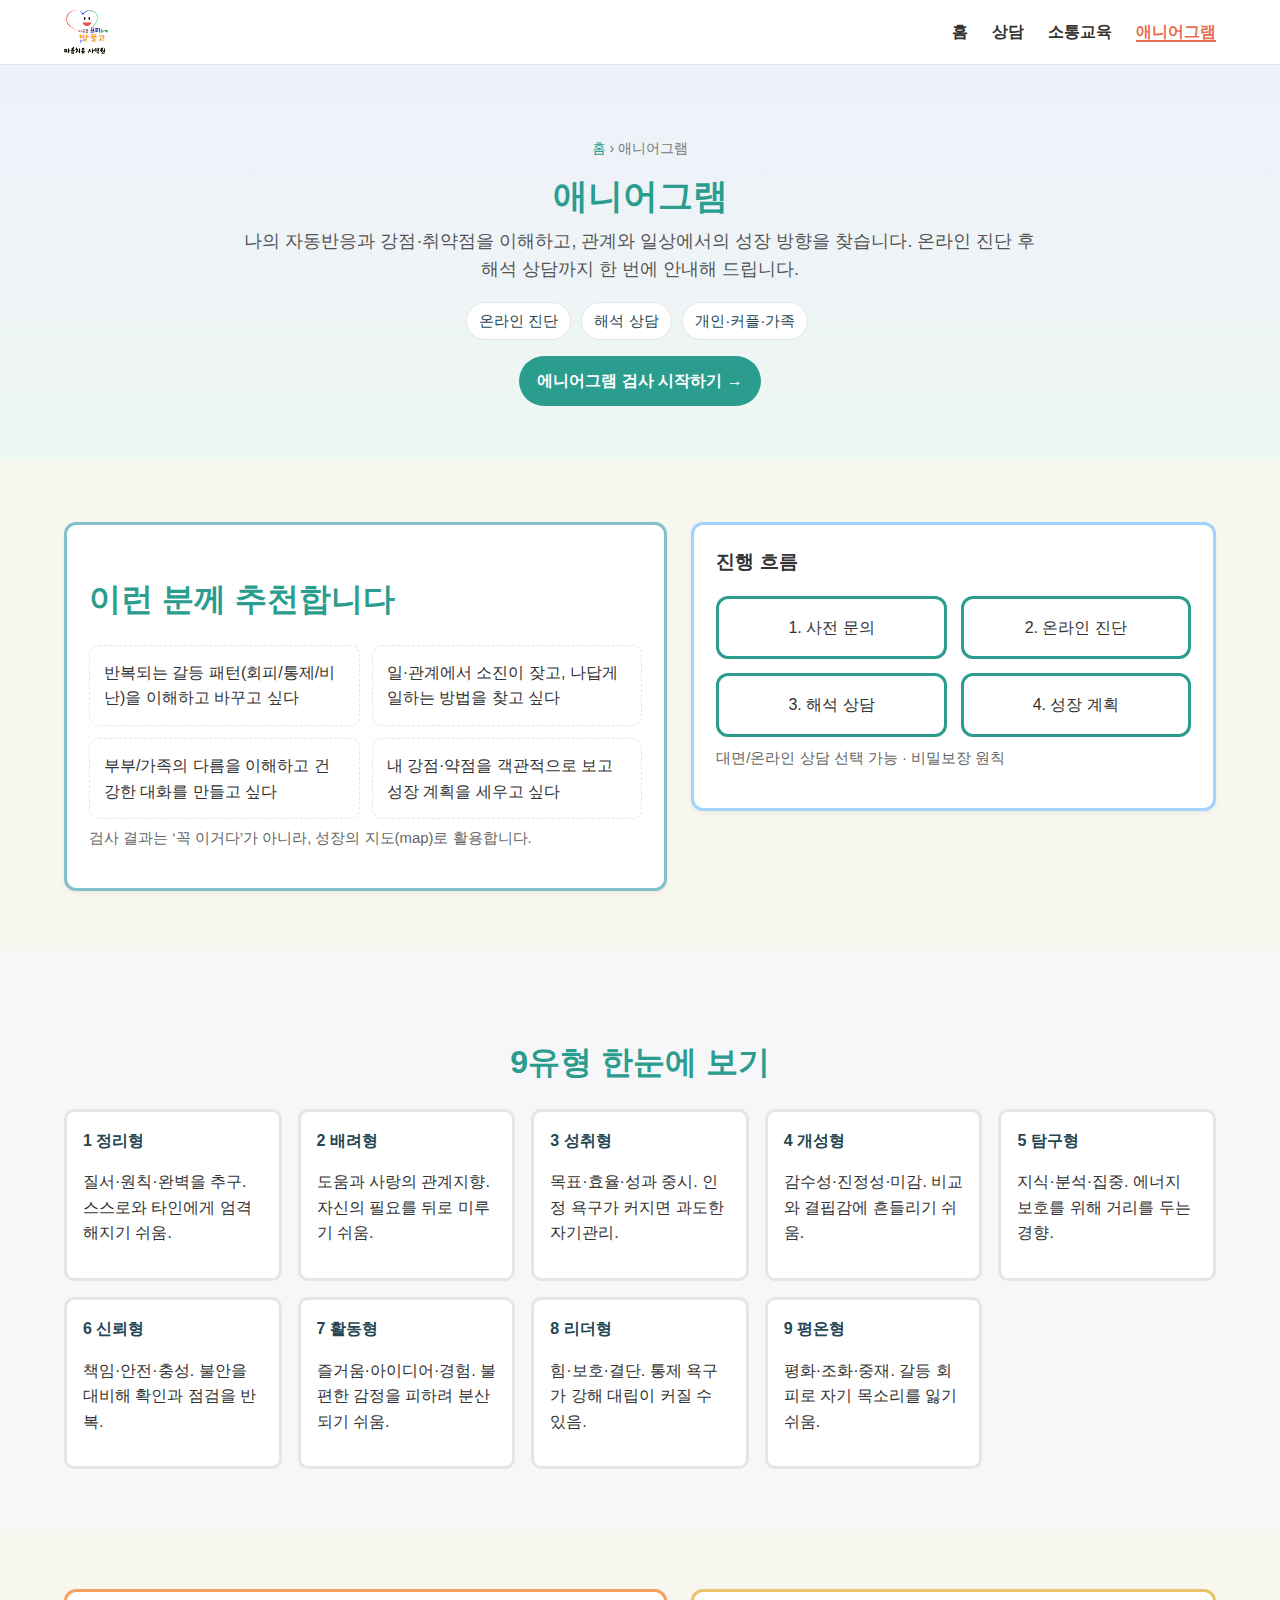
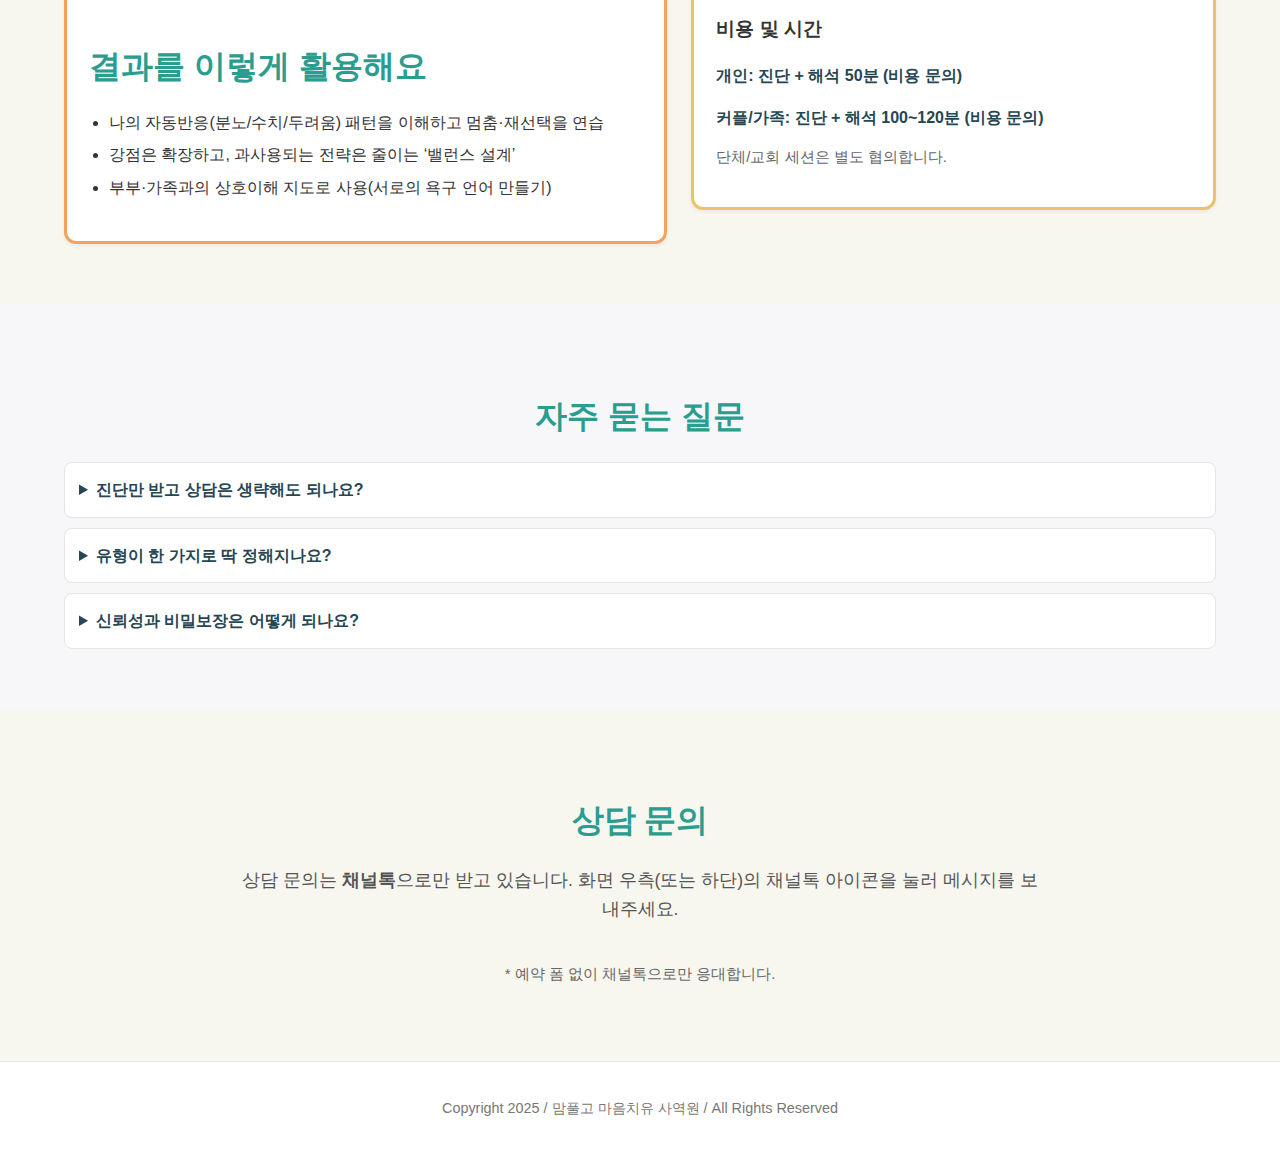
<file: personality.html>
<!DOCTYPE html>

<html lang="ko">
<head>
<meta charset="utf-8"/>
<title>애니어그램 – 맘풀고 마음치유 사역원</title>
<meta content="width=device-width, initial-scale=1.0" name="viewport"/>
<link href="style.css" rel="stylesheet"/>
<style>
    .breadcrumbs{font-size:.9rem;color:#777;margin:16px 0}
    .breadcrumbs a{color:#2a9d8f;text-decoration:none}
    .sub-hero{background:linear-gradient(180deg,#eef1fb,#eef7f2);padding:56px 0;text-align:center}
    .sub-hero h1{margin:0 0 10px;font-size:2.2rem;color:#2a9d8f}
    .sub-hero p{max-width:800px;margin:0 auto;color:#555}
    .pill{display:inline-block;background:#fff;border:1px solid #e5e5e5;border-radius:999px;padding:6px 12px;font-size:.95rem;color:#264653;margin:6px 6px 0 0}
    .grid-2{display:grid;grid-template-columns:1.15fr 1fr;gap:24px;align-items:start}
    .feature{background:#fff;border:3px solid #a2d2ff;border-radius:12px;padding:22px;box-shadow:0 2px 4px rgba(0,0,0,.05)}
    .type-card{background:#fff;border:3px solid #e5e5e5;border-radius:10px;padding:16px}
    .type-card h4{margin:0 0 6px 0;color:#264653}
    .type-grid{display:grid;grid-template-columns:repeat(auto-fit,minmax(210px,1fr));gap:16px;margin-top:16px}
    .note{font-size:.93rem;color:#666;margin-top:8px}
    .check{display:grid;grid-template-columns:repeat(auto-fit,minmax(220px,1fr));gap:12px}
    .check .box{background:#fff;border:1px dashed #e5e5e5;border-radius:10px;padding:14px}
    .flow{display:grid;grid-template-columns:repeat(auto-fit,minmax(180px,1fr));gap:14px}
    .step{background:#fff;border:3px solid #2a9d8f;border-radius:12px;padding:16px;text-align:center}
    .price{font-weight:700;color:#264653;margin-top:8px}
    .faq details{background:#fff;border:1px solid #e5e5e5;border-radius:8px;padding:14px}
    .faq details+details{margin-top:10px}
    .faq summary{cursor:pointer;font-weight:700;color:#264653}
    @media(max-width:900px){.grid-2{grid-template-columns:1fr}}
  </style>
</head>
<body>
<!-- 공통 헤더 -->
<header>
<div class="container header-inner">
<a class="logo" href="index.html"><img alt="맘풀고 로고" class="logo-img" src="로고4.png"/></a>
<nav>
<!-- 네비게이션 통일: 홈 → 상담 → 소통교육 → 애니어그램 (현재 페이지 active) -->
<ul>
<li><a href="index.html">홈</a></li>
<li><a href="counseling.html">상담</a></li>
<li><a href="communication.html">소통교육</a></li>
<li><a class="active" href="personality.html">애니어그램</a></li>
</ul>
</nav>
</div>
</header>
<!-- 서브 히어로 -->
<section class="sub-hero">
<div class="container">
<div class="breadcrumbs"><a href="index.html">홈</a> › 애니어그램</div>
<h1>애니어그램</h1>
<p>나의 자동반응과 강점·취약점을 이해하고, 관계와 일상에서의 성장 방향을 찾습니다. 온라인 진단 후 해석 상담까지 한 번에 안내해 드립니다.</p>
<div style="margin-top:12px;">
<span class="pill">온라인 진단</span>
<span class="pill">해석 상담</span>
<span class="pill">개인·커플·가족</span>
</div>
<a class="btn-test" href="enneagram_latest.html" style="display:inline-block;margin-top:16px;padding:12px 18px;border-radius:999px;background:#2a9d8f;color:#fff;text-decoration:none;font-weight:700">에니어그램 검사 시작하기 →</a></div>
</section>
<!-- 개요 + 체크포인트 -->
<section class="section">
<div class="container grid-2">
<div class="feature" style="border-color:#82c0cc">
<h2 style="text-align:left">이런 분께 추천합니다</h2>
<div class="check">
<div class="box">반복되는 갈등 패턴(회피/통제/비난)을 이해하고 바꾸고 싶다</div>
<div class="box">일·관계에서 소진이 잦고, 나답게 일하는 방법을 찾고 싶다</div>
<div class="box">부부/가족의 다름을 이해하고 건강한 대화를 만들고 싶다</div>
<div class="box">내 강점·약점을 객관적으로 보고 성장 계획을 세우고 싶다</div>
</div>
<p class="note">검사 결과는 ‘꼭 이거다’가 아니라, 성장의 지도(map)로 활용합니다.</p>
</div>
<div class="feature" style="border-color:#a2d2ff">
<h3 style="margin-top:0">진행 흐름</h3>
<div class="flow">
<div class="step">1. 사전 문의</div>
<div class="step">2. 온라인 진단</div>
<div class="step">3. 해석 상담</div>
<div class="step">4. 성장 계획</div>
</div>
<p class="note" style="margin-top:10px">대면/온라인 상담 선택 가능 · 비밀보장 원칙</p>
</div>
</div>
</section>
<!-- 9유형 요약 카드 -->
<section class="section alt">
<div class="container">
<h2>9유형 한눈에 보기</h2>
<div class="type-grid">
<div class="type-card type1"><h4>1 정리형</h4><p>질서·원칙·완벽을 추구. 스스로와 타인에게 엄격해지기 쉬움.</p></div>
<div class="type-card type2"><h4>2 배려형</h4><p>도움과 사랑의 관계지향. 자신의 필요를 뒤로 미루기 쉬움.</p></div>
<div class="type-card type3"><h4>3 성취형</h4><p>목표·효율·성과 중시. 인정 욕구가 커지면 과도한 자기관리.</p></div>
<div class="type-card type4"><h4>4 개성형</h4><p>감수성·진정성·미감. 비교와 결핍감에 흔들리기 쉬움.</p></div>
<div class="type-card type5"><h4>5 탐구형</h4><p>지식·분석·집중. 에너지 보호를 위해 거리를 두는 경향.</p></div>
<div class="type-card type6"><h4>6 신뢰형</h4><p>책임·안전·충성. 불안을 대비해 확인과 점검을 반복.</p></div>
<div class="type-card type7"><h4>7 활동형</h4><p>즐거움·아이디어·경험. 불편한 감정을 피하려 분산되기 쉬움.</p></div>
<div class="type-card type8"><h4>8 리더형</h4><p>힘·보호·결단. 통제 욕구가 강해 대립이 커질 수 있음.</p></div>
<div class="type-card type9"><h4>9 평온형</h4><p>평화·조화·중재. 갈등 회피로 자기 목소리를 잃기 쉬움.</p></div>
</div>
</div>
</section>
<!-- 결과 활용 & 성장 방향 -->
<section class="section">
<div class="container grid-2">
<div class="feature" style="border-color:#f4a261">
<h2 style="text-align:left">결과를 이렇게 활용해요</h2>
<ul class="list">
<li>나의 자동반응(분노/수치/두려움) 패턴을 이해하고 멈춤·재선택을 연습</li>
<li>강점은 확장하고, 과사용되는 전략은 줄이는 ‘밸런스 설계’</li>
<li>부부·가족과의 상호이해 지도로 사용(서로의 욕구 언어 만들기)</li>
</ul>
</div>
<div class="feature" style="border-color:#e9c46a">
<h3 style="margin-top:0">비용 및 시간</h3>
<p class="price">개인: 진단 + 해석 50분 (비용 문의)</p>
<p class="price">커플/가족: 진단 + 해석 100~120분 (비용 문의)</p>
<p class="note">단체/교회 세션은 별도 협의합니다.</p>
</div>
</div>
</section>
<!-- FAQ -->
<section class="section alt">
<div class="container faq">
<h2>자주 묻는 질문</h2>
<details>
<summary>진단만 받고 상담은 생략해도 되나요?</summary>
<p>가능하지만, 결과 해석과 적용이 핵심이기 때문에 해석 상담을 권합니다.</p>
</details>
<details>
<summary>유형이 한 가지로 딱 정해지나요?</summary>
<p>핵심동기를 기준으로 주 유형을 찾지만, 날씨처럼 유동적입니다. 상황에 따라 다른 전략을 사용할 수 있습니다.</p>
</details>
<details>
<summary>신뢰성과 비밀보장은 어떻게 되나요?</summary>
<p>검사 도구와 해석은 윤리 기준을 따르며, 개인 정보는 동의 없이 외부에 공개하지 않습니다.</p>
</details>
</div>
</section>
<!-- 신청 -->

<!-- 푸터 -->

<section class="section">
<div class="container" style="text-align:center">
<h2>상담 문의</h2>
<p class="lead">상담 문의는 <strong>채널톡</strong>으로만 받고 있습니다. 화면 우측(또는 하단)의 채널톡 아이콘을 눌러 메시지를 보내주세요.</p>
<p class="note" style="margin-top:10px;color:#666">* 예약 폼 없이 채널톡으로만 응대합니다.</p>
</div>
</section>

<footer>
<div class="container">
<p>Copyright 2025 / 맘풀고 마음치유 사역원 / All Rights Reserved</p>
</div>
</footer>
<!-- ChannelTalk Script -->
<script>
  (function() {
    var w = window;
    if (w.ChannelIO) {
      return (window.console.error || window.console.log || function() {})('ChannelIO script included twice.');
    }
    var ch = function() {
      ch.c(arguments);
    };
    ch.q = [];
    ch.c = function(args) {
      ch.q.push(args);
    };
    w.ChannelIO = ch;
    function l() {
      if (w.ChannelIOInitialized) {
        return;
      }
      w.ChannelIOInitialized = true;
      var s = document.createElement('script');
      s.type = 'text/javascript';
      s.async = true;
      s.src = 'https://cdn.channel.io/plugin/ch-plugin-web.js';
      var x = document.getElementsByTagName('script')[0];
      if (x.parentNode) {
        x.parentNode.insertBefore(s, x);
      }
    }
    if (document.readyState === 'complete') {
      l();
    } else if (window.attachEvent) {
      window.attachEvent('onload', l);
    } else {
      window.addEventListener('DOMContentLoaded', l, false);
      window.addEventListener('load', l, false);
    }
  })();
  ChannelIO('boot', {
    "pluginKey": "55c290a4-176e-4118-a235-25915f9884e4"
  });
</script>
<style>
    .kakao-btn {
      display: inline-block;
      background-color: #fee500;
      color: #3c1e1e;
      padding: 12px 24px;
      border-radius: 30px;
      font-weight: bold;
      text-decoration: none;
      transition: background-color 0.2s ease;
    }
    .kakao-btn:hover {
      background-color: #fad400;
    }
    .booking-form {
      max-width: 500px;
      margin: 0 auto;
      display: flex;
      flex-direction: column;
      gap: 15px;
    }
    .booking-form label {
      font-weight: bold;
    }
    .booking-form input,
    .booking-form textarea {
      padding: 8px;
      border: 1px solid #ccc;
      border-radius: 4px;
      font-size: 1rem;
    }
    .booking-form button {
      padding: 12px;
      background-color: #2a9d8f;
      color: #fff;
      border: none;
      border-radius: 4px;
      cursor: pointer;
      font-size: 1rem;
      transition: background-color 0.2s ease;
    }
    .booking-form button:hover {
      background-color: #21867a;
    }
  </style></body>
</html>
</file>
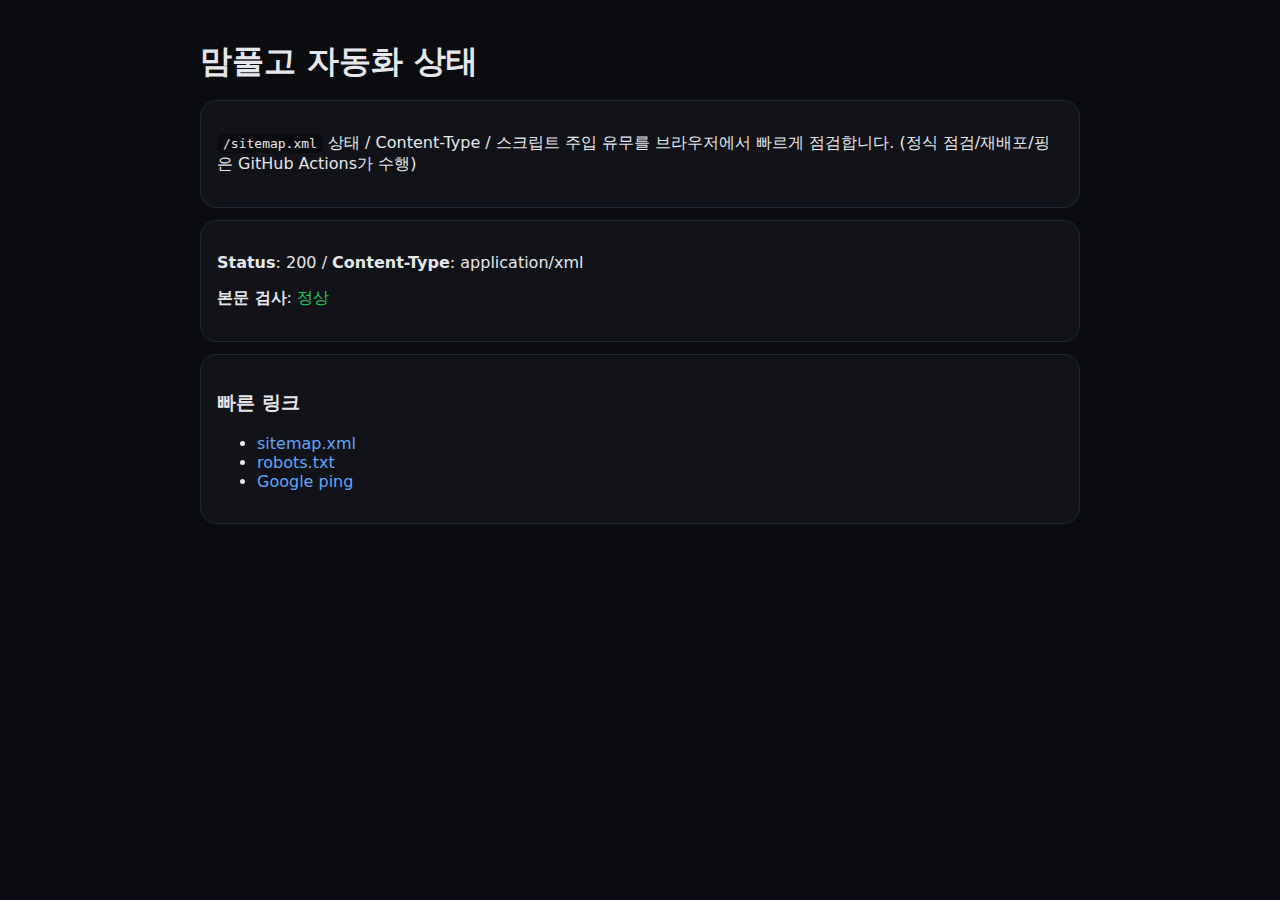
<file: status.html>
<!doctype html>
<html lang="ko">
<head>
  <meta charset="utf-8" />
  <meta name="viewport" content="width=device-width, initial-scale=1" />
  <title>맘풀고 자동화 상태</title>
  <style>
    body{font-family:system-ui,Segoe UI,Roboto,Arial; background:#0b0c10; color:#e5e7eb; margin:0}
    main{max-width:880px;margin:40px auto;padding:0 16px}
    h1{margin:0 0 16px 0}
    .card{background:#111318;border:1px solid #1f2937;border-radius:16px;padding:16px;margin:12px 0}
    .ok{color:#22c55e}.warn{color:#fbbf24}.bad{color:#ef4444}
    code{background:#0b0c10;padding:2px 6px;border-radius:6px}
    a{color:#60a5fa;text-decoration:none}
  </style>
</head>
<body>
  <main>
    <h1>맘풀고 자동화 상태</h1>
    <div class="card">
      <p><code>/sitemap.xml</code> 상태 / Content-Type / 스크립트 주입 유무를 브라우저에서 빠르게 점검합니다.
      (정식 점검/재배포/핑은 GitHub Actions가 수행)</p>
    </div>
    <div class="card" id="result">점검 중…</div>
    <div class="card">
      <h3>빠른 링크</h3>
      <ul>
        <li><a href="/sitemap.xml" target="_blank">sitemap.xml</a></li>
        <li><a href="/robots.txt" target="_blank">robots.txt</a></li>
        <li><a href="https://www.google.com/ping?sitemap=" id="ping" target="_blank">Google ping</a></li>
      </ul>
    </div>
    <script>
      (async () => {
        const site = location.origin + "/sitemap.xml";
        document.getElementById("ping").href = "https://www.google.com/ping?sitemap=" + encodeURIComponent(site);
        const res = await fetch(site, {cache:"no-store"});
        const ct = (res.headers.get("content-type") || "").toLowerCase();
        let summary = "";
        if (ct.includes("application/x-gzip")) {
          summary = "gzip 사이트맵 (본문 검사는 생략)";
        } else {
          const text = await res.text();
          summary = text.toLowerCase().includes("<script") ? "본문에 <script> 발견됨" : "본문에 <script> 없음";
        }
        document.getElementById("result").innerHTML =
          `<p><b>Status</b>: ${res.status} / <b>Content-Type</b>: ${ct}</p>
           <p><b>본문 검사</b>: ${summary.includes("발견") ? '<span class="bad">문제</span>' : '<span class="ok">정상</span>'}</p>`;
      })().catch(e => {
        document.getElementById("result").innerHTML = '<p class="bad">에러: ' + (e.message||e) + '</p>';
      });
    </script>
  </main>
</body>
</html>
</file>
<file: style.css>
/* 기본 스타일 */
* {
  box-sizing: border-box;
}

body {
  margin: 0;
  padding: 0;
  font-family: 'Noto Sans KR', 'Arial', sans-serif;
  background-color: #f7f6ef; /* 부드러운 크림색 배경 */
  color: #333;
  line-height: 1.6;
}

.container {
  width: 90%;
  max-width: 1200px;
  margin: 0 auto;
}

/* 헤더 & 내비게이션 */
header {
  background-color: #ffffff;
  border-bottom: 1px solid #e5e5e5;
  position: sticky;
  top: 0;
  z-index: 100;
}

.header-inner {
  display: flex;
  align-items: center;
  justify-content: space-between;
  padding: 10px 0;
}

.logo-img {
  height: 40px;
}

nav ul {
  list-style: none;
  margin: 0;
  padding: 0;
  display: flex;
  gap: 1.5rem;
}

nav a {
  text-decoration: none;
  color: #333;
  font-weight: 600;
  font-size: 1rem;
  transition: color 0.2s ease;
}

nav a:hover,
nav a:focus {
  color: #e76f51;
}

/* 현재 페이지를 나타내는 메뉴 표시 */
/* 활성 메뉴 항목은 클릭/방문 여부와 관계없이 동일한 색상과 밑줄을 유지합니다 */
nav a.active,
nav a.active:visited {
  color: #e76f51;
  border-bottom: 2px solid #e76f51;
}

/* 영웅 영역 */
.hero {
  background-color: #eef7f2;
  padding: 60px 0;
  text-align: center;
}

.hero h1 {
  margin: 0 0 10px;
  font-size: 2.5rem;
  color: #2a9d8f;
}

.hero p {
  font-size: 1.1rem;
  max-width: 700px;
  margin: 0 auto;
  color: #555;
}

/* 섹션 공통 */
.section {
  padding: 60px 0;
}

.section.alt {
  background-color: #f7f7fa;
}

section h2 {
  font-size: 2rem;
  margin-bottom: 20px;
  color: #2a9d8f;
  text-align: center;
}

.lead {
  text-align: center;
  max-width: 800px;
  margin: 0 auto 40px;
  color: #555;
  font-size: 1.1rem;
}

/* 카드 레이아웃 */
.cards {
  display: flex;
  flex-wrap: wrap;
  gap: 20px;
}

.card {
  flex: 1 1 calc(50% - 20px);
  background-color: #ffffff;
  border-radius: 8px;
  padding: 20px;
  border: 3px solid #2a9d8f;
  min-width: 250px;
  box-shadow: 0 2px 4px rgba(0,0,0,0.05);
}

.card h3 {
  margin-top: 0;
  font-size: 1.3rem;
  color: #e76f51;
}

.card p {
  margin: 10px 0;
  color: #555;
}

.card .info {
  margin-top: 15px;
  font-weight: bold;
  color: #264653;
}

/* 각 상담 카드의 테두리 색상 맞추기 */
.card1 { border-color: #e9c46a; }
.card2 { border-color: #f4a261; }
.card3 { border-color: #2a9d8f; }
.card4 { border-color: #e76f51; }

/* 소통교육 리스트 및 특징 */
.list {
  margin: 20px 0;
  padding-left: 20px;
}

.list li {
  margin-bottom: 10px;
  line-height: 1.4;
}

.traits {
  display: flex;
  flex-wrap: wrap;
  gap: 20px;
  margin: 30px 0;
}

.trait {
  flex: 1 1 calc(33.333% - 20px);
  background-color: #ffffff;
  border-radius: 8px;
  padding: 20px;
  min-width: 220px;
  border: 3px solid #e9c46a;
  box-shadow: 0 2px 4px rgba(0,0,0,0.05);
}

.trait h4 {
  margin-top: 0;
  font-size: 1.1rem;
  color: #264653;
}

.trait p {
  margin: 10px 0 0;
  color: #555;
}

/* 각 소통 특징 박스의 테두리 색상 맞추기 */
.trait1 { border-color: #2a9d8f; }
.trait2 { border-color: #e9c46a; }
.trait3 { border-color: #f4a261; }
.trait4 { border-color: #e76f51; }
.trait5 { border-color: #264653; }

/* 에니어그램 그리드 */
.enneagram-grid {
  display: grid;
  grid-template-columns: repeat(auto-fit, minmax(200px, 1fr));
  gap: 20px;
  margin-top: 30px;
}

.ennea {
  background-color: #ffffff;
  border-radius: 8px;
  padding: 20px;
  box-shadow: 0 2px 4px rgba(0,0,0,0.05);
  border: 3px solid #e5e5e5;
}

.ennea h4 {
  margin-top: 0;
  font-size: 1.1rem;
  color: #264653;
}

.ennea p {
  margin: 10px 0 0;
  color: #555;
}

/* 각 에니어그램 타입의 색상 */
.type1 { border-color: #e9c46a; }
.type2 { border-color: #e17b6b; }
.type3 { border-color: #e76f51; }
.type4 { border-color: #a2d2ff; }
.type5 { border-color: #82c0cc; }
.type6 { border-color: #a8dadc; }
.type7 { border-color: #b5b9ff; }
.type8 { border-color: #f4a261; }
.type9 { border-color: #2a9d8f; }

/* 푸터 */
footer {
  background-color: #ffffff;
  border-top: 1px solid #e5e5e5;
  padding: 20px 0;
  text-align: center;
  color: #777;
  font-size: 0.9rem;
}

/* 반응형: 화면이 좁을 때 카드와 그리드 조정 */
@media (max-width: 768px) {
  .card {
    flex: 1 1 100%;
  }
  .trait {
    flex: 1 1 100%;
  }
}

/* === Hero Logo & Titles === */
.hero-logo {
  display: block;
  margin: 0 auto 14px auto;
  max-width: 360px;
  width: min(60vw, 360px);
  height: auto;
  filter: drop-shadow(0 2px 6px rgba(0,0,0,.08));
}
.hero-title {
  font-size: 2.1rem;
  color: #264653;
  margin: 0 0 6px;
}
.hero-sub {
  font-size: 1.15rem;
  color: #555;
  margin: 0;
}

/* Header logo alignment tweaks */
.logo { display:flex; align-items:center; }
.logo-img { display:block; height: 44px; }
header { min-height: 64px; }  /* avoids layout shift across pages */


/* A11y: visually hide but keep for screen readers */
.sr-only {
  position: absolute !important;
  width: 1px !important;
  height: 1px !important;
  padding: 0 !important;
  margin: -1px !important;
  overflow: hidden !important;
  clip: rect(0, 0, 0, 0) !important;
  white-space: nowrap !important;
  border: 0 !important;
}

/* === Breadcrumbs (small & elegant) === */
.breadcrumbs{font-size:clamp(12px,1.6vw,14px);color:#5b7f79;margin:12px 0 6px}
.breadcrumbs a{color:inherit;text-decoration:none;border-bottom:1px dotted transparent;transition:border-color .15s}
.breadcrumbs a:hover{border-color:currentColor}
.breadcrumbs .sep{opacity:.45;margin:0 6px}

/* === Subpage hero (light gradient, comfy spacing) === */
.sub-hero{background:linear-gradient(180deg,#e9f5f1 0%, #f7fbfa 100%);padding:56px 0;text-align:center}
.sub-hero h1{margin:0 0 10px;font-size:clamp(28px,4.2vw,44px);color:#2a9d8f;line-height:1.15}
.sub-hero p{max-width:800px;margin:0 auto;color:#555;font-size:clamp(14px,2vw,18px)}
</file>
